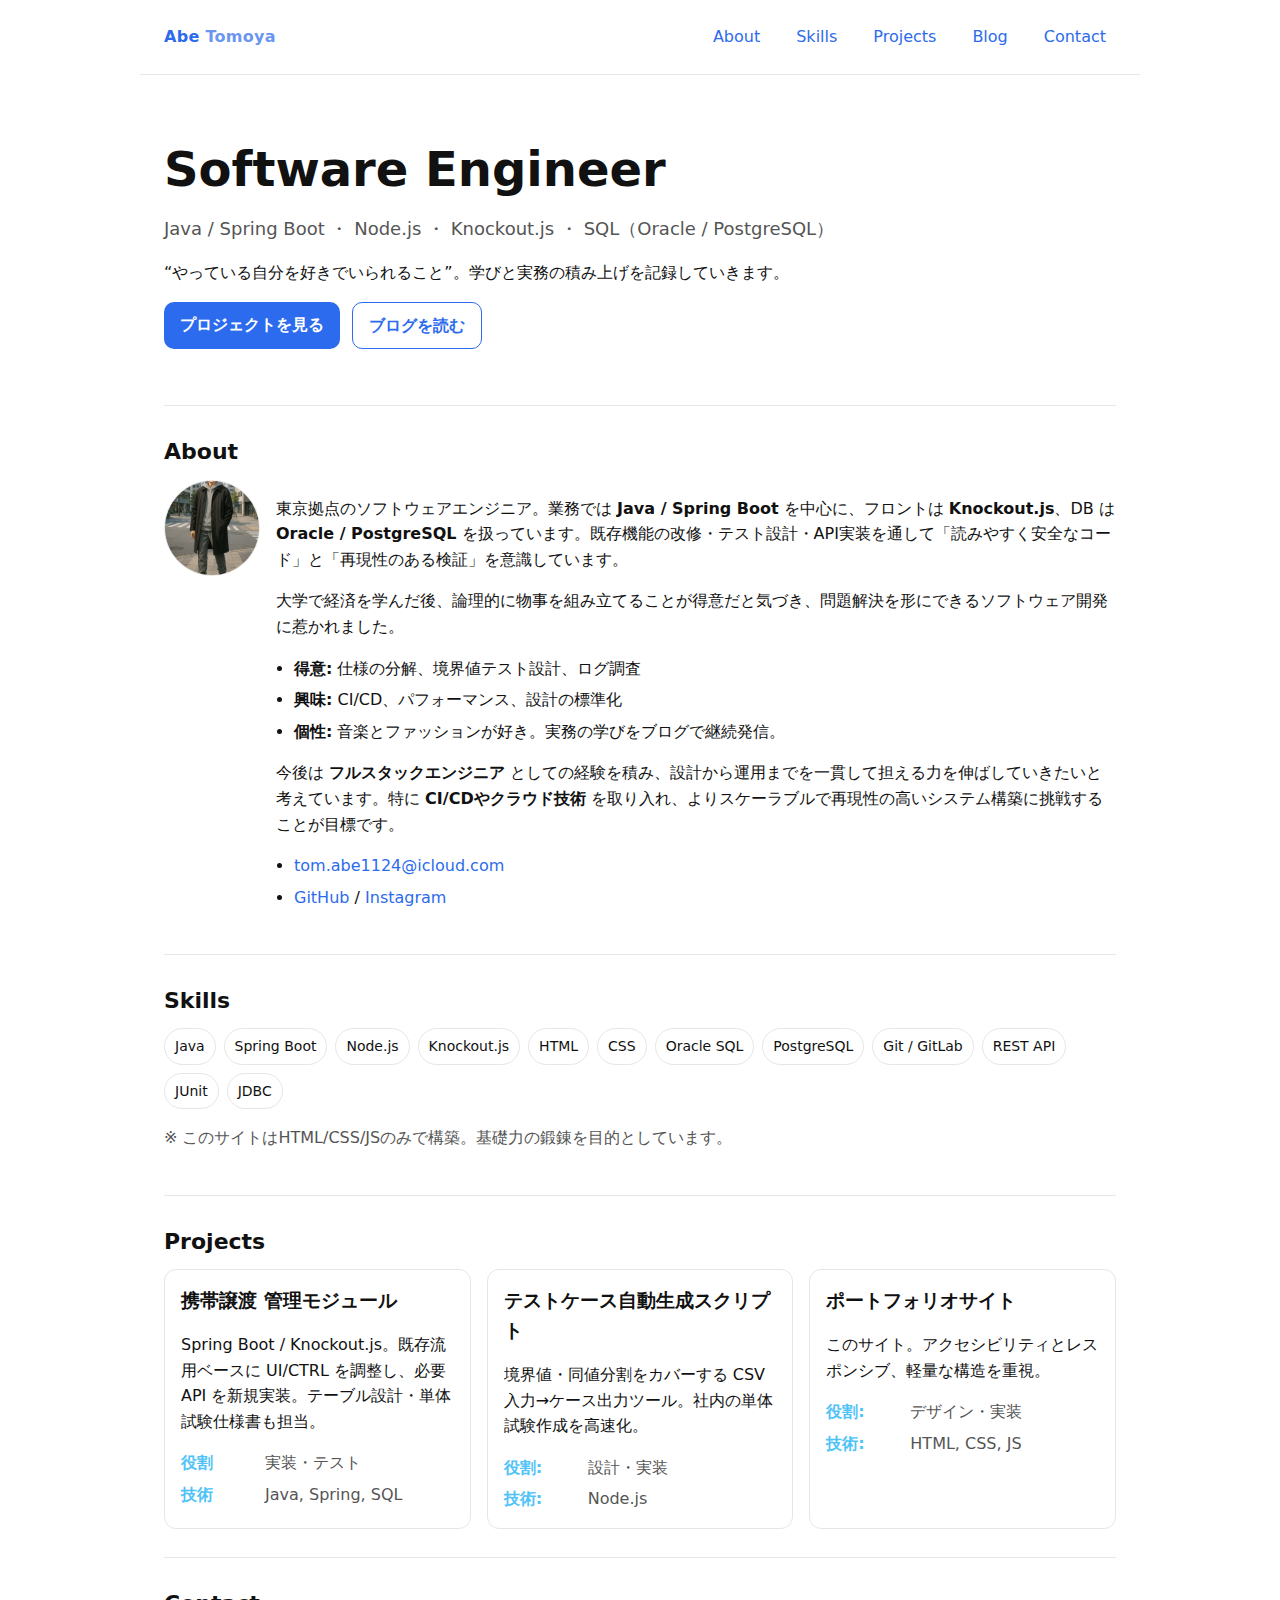
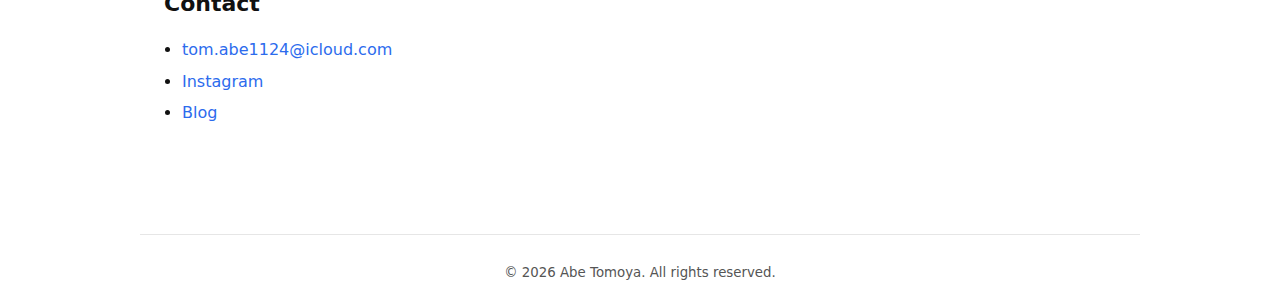
<file: index.html>
<!doctype html>
<html lang="ja">
<!doctype html>
<html lang="ja">
<head>
  <meta charset="utf-8">
  <meta name="viewport" content="width=device-width, initial-scale=1">
  <title>阿部 倫也 | Software Engineer</title>
  <meta name="description" content="東京を拠点に活動するソフトウェアエンジニア。Java/Spring, Node.js, Oracle/PostgreSQL。">
  <meta name="author" content="阿部 倫也">

  <meta property="og:title" content="阿部 倫也 | Software Engineer">
  <meta property="og:description" content="名刺代わりのシンプルなポートフォリオサイト。学びと実務の記録。">
  <meta property="og:type" content="website">
  <meta property="og:url" content="https://tomoya-1124.github.io/">
  <meta property="og:image" content="https://tomoya-1124.github.io/assets/og-img.png">

  <link rel="icon" href="assets/favicon.ico">
  <link rel="stylesheet" href="styles.css">

  <!-- ▼ ここから追加（PWA & Security & Performance） -->
  <link rel="manifest" href="/site.webmanifest">
  <meta name="theme-color" content="#0ea5e9">

  <meta http-equiv="Content-Security-Policy-Report-Only"
    content="default-src 'self';
             script-src 'self';
             style-src 'self' 'unsafe-inline';
             img-src 'self' data:;
             font-src 'self';
             connect-src 'self';
             object-src 'none';
             frame-ancestors 'none';
             base-uri 'self';
             upgrade-insecure-requests">

  <meta name="referrer" content="no-referrer">

  <link rel="preload" href="/styles.css" as="style">
  <link rel="preload" href="/script.js" as="script">
  <!-- ▲ ここまで -->
</head>

<body>
  <header class="site-header">
    <a class="brand" href="./">Abe <span class="accent">Tomoya</span></a>
    <nav id="nav" class="site-nav" aria-label="メイン">
      <a href="#about">About</a>
      <a href="#skills">Skills</a>
      <a href="#projects">Projects</a>
      <a href="blog/">Blog</a>
      <a href="#contact">Contact</a>
    </nav>
    <button class="nav-toggle" aria-controls="nav" aria-expanded="false" onclick="toggleNav()">Menu</button>
  </header>

  <main>
    <section class="hero">
      <h1>Software Engineer</h1>
      <p class="lead">Java / Spring Boot ・ Node.js ・ Knockout.js ・ SQL（Oracle / PostgreSQL）</p>
      <p>“やっている自分を好きでいられること”。学びと実務の積み上げを記録していきます。</p>
      <div class="cta">
        <a class="btn" href="#projects">プロジェクトを見る</a>
        <a class="btn ghost" href="blog/">ブログを読む</a>
      </div>
    </section>

    <section id="about" class="section">
      <h2>About</h2>
      <div class="about-wrap">
        <img src="assets/profile.png" alt="プロフィール画像" class="avatar" />
        <div>
          <p>東京拠点のソフトウェアエンジニア。業務では <strong>Java / Spring Boot</strong> を中心に、フロントは <strong>Knockout.js</strong>、DB は <strong>Oracle / PostgreSQL</strong> を扱っています。既存機能の改修・テスト設計・API実装を通して「読みやすく安全なコード」と「再現性のある検証」を意識しています。</p>
    
          <p>大学で経済を学んだ後、論理的に物事を組み立てることが得意だと気づき、問題解決を形にできるソフトウェア開発に惹かれました。</p>
    
          <ul class="bullets">
            <li><strong>得意:</strong> 仕様の分解、境界値テスト設計、ログ調査</li>
            <li><strong>興味:</strong> CI/CD、パフォーマンス、設計の標準化</li>
            <li><strong>個性:</strong> 音楽とファッションが好き。実務の学びをブログで継続発信。</li>
          </ul>
    
          <p>今後は <strong>フルスタックエンジニア</strong> としての経験を積み、設計から運用までを一貫して担える力を伸ばしていきたいと考えています。特に <strong>CI/CDやクラウド技術</strong> を取り入れ、よりスケーラブルで再現性の高いシステム構築に挑戦することが目標です。</p>
    
          <ul class="links">
            <li><a href="mailto:tom.abe1124@icloud.com">tom.abe1124@icloud.com</a></li>
            <li><a href="https://github.com/tomoya-1124" target="_blank" rel="noopener">GitHub</a> /
                <a href="https://www.instagram.com/r_of_the_moon/" target="_blank" rel="noopener">Instagram</a></li>
          </ul>
        </div>
      </div>
    </section>
    
    

    <section id="skills" class="section">
      <h2>Skills</h2>
      <div class="chips">
        <span>Java</span><span>Spring Boot</span><span>Node.js</span><span>Knockout.js</span>
        <span>HTML</span><span>CSS</span><span>Oracle SQL</span><span>PostgreSQL</span>
        <span>Git / GitLab</span><span>REST API</span><span>JUnit</span><span>JDBC</span>
      </div>
      <p class="note">※ このサイトはHTML/CSS/JSのみで構築。基礎力の鍛錬を目的としています。</p>
    </section>

    <section id="projects" class="section">
      <h2>Projects</h2>
      <div class="grid">
        <article class="card">
          <h3>携帯譲渡 管理モジュール</h3>
          <p>Spring Boot / Knockout.js。既存流用ベースに UI/CTRL を調整し、必要 API を新規実装。テーブル設計・単体試験仕様書も担当。</p>
          <ul class="meta">
            <li><strong>役割</strong><span>実装・テスト</span></li>
            <li><strong>技術</strong><span>Java, Spring, SQL</span></li>
          </ul>
          
        </article>
        <article class="card">
          <h3>テストケース自動生成スクリプト</h3>
          <p>境界値・同値分割をカバーする CSV 入力→ケース出力ツール。社内の単体試験作成を高速化。</p>
          <ul class="meta">
            <li><strong>役割:</strong><span>設計・実装</span></li>
            <li><strong>技術:</strong><span>Node.js</span></li>
          </ul>
        </article>
        <article class="card">
          <h3>ポートフォリオサイト</h3>
          <p>このサイト。アクセシビリティとレスポンシブ、軽量な構造を重視。</p>
          <ul class="meta">
            <li><strong>役割:</strong> <span>デザイン・実装</span></li>
            <li><strong>技術:</strong><span>HTML, CSS, JS</span></li>
          </ul>
        </article>
       
        
      </div>
    </section>

    <section id="contact" class="section">
      <h2>Contact</h2>
      <ul class="links">
        <li><a href="mailto:tom.abe1124@icloud.com">tom.abe1124@icloud.com</a></li>
        <li><!--<a href="https://x.com/" target="_blank" rel="noopener">X</a> /--> <a href="https://www.instagram.com/r_of_the_moon/" target="_blank" rel="noopener">Instagram</a></li>
        <li><a href="blog/">Blog</a></li>
      </ul>
    </section>
  </main>

  <footer class="site-footer">
    <small>&copy; <span id="year"></span> Abe Tomoya. All rights reserved.</small>
  </footer>

  <script src="script.js"></script>
</body>
</html>
</file>
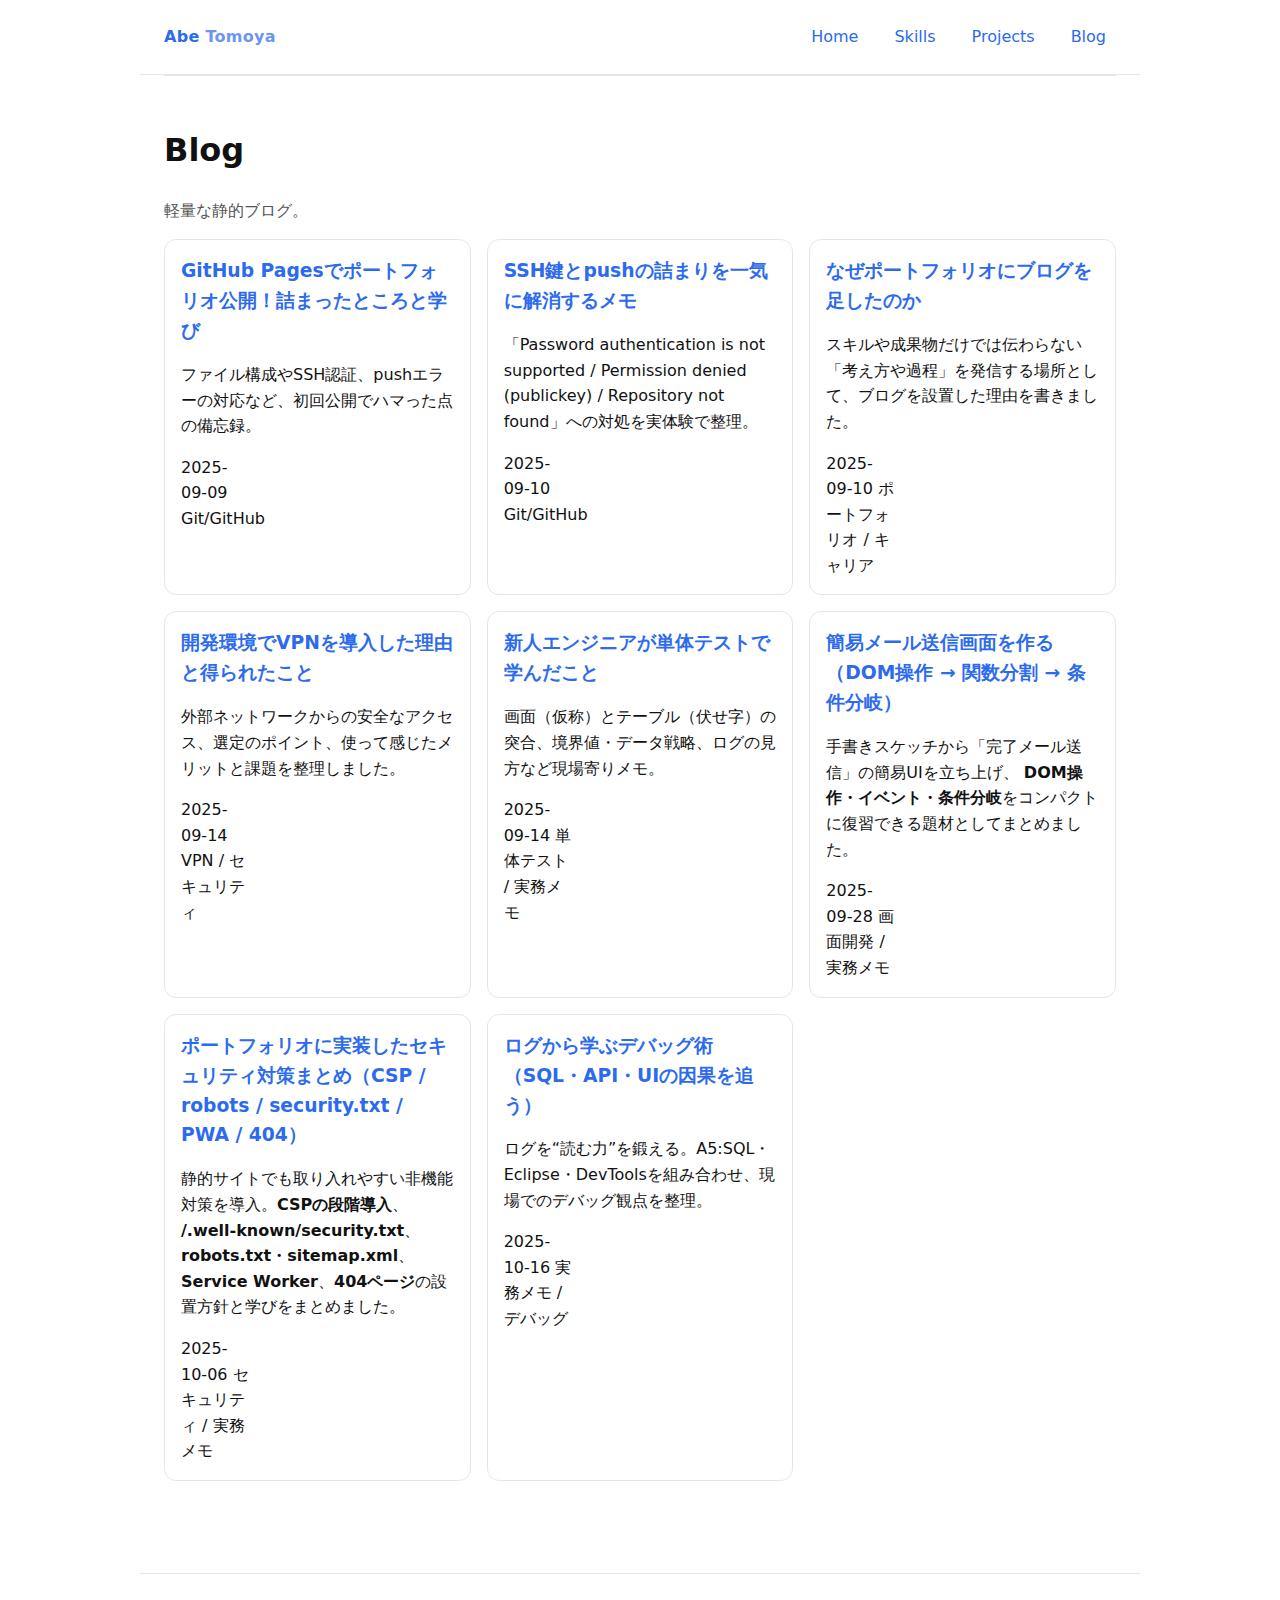
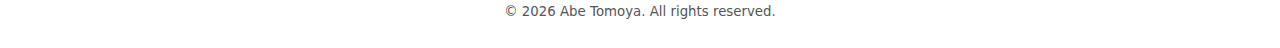
<file: blog/index.html>
<!doctype html>
<html lang="ja">
<head>
  <meta charset="utf-8">
  <meta name="viewport" content="width=device-width, initial-scale=1">
  <title>Blog | Abe Tomoya</title>
  <meta name="description" content="学びの記録や技術メモを残すブログ。">
  <link rel="icon" href="../assets/favicon.ico">
  <link rel="stylesheet" href="../styles.css">
</head>
<body>
  <header class="site-header">
    <a class="brand" href="/">Abe <span class="accent">Tomoya</span></a>
    <nav id="nav" class="site-nav" aria-label="メイン">
      <a href="./">Home</a>
      <a href="/#skills">Skills</a>
      <a href="/#projects">Projects</a>
      <a href="blog/">Blog</a>
    </nav>
    <button class="nav-toggle" aria-controls="nav" aria-expanded="false" onclick="toggleNav()">Menu</button>
  </header>

  <main>
    <section class="section">
      <h1>Blog</h1>
      <p class="note">軽量な静的ブログ。<!--新規記事は <code>/posts/</code> に HTML で追加し、ここにリンクを足すだけ。--></p>
      <div class="grid">
        <article class="card">
          <h3>
            <a href="../posts/first-post.html">
              GitHub Pagesでポートフォリオ公開！詰まったところと学び
            </a>
          </h3>
          <p>
            ファイル構成やSSH認証、pushエラーの対応など、初回公開でハマった点の備忘録。
          </p>
          <ul class="meta">
            <li>2025-09-09</li>
            <li>Git/GitHub</li>
          </ul>
        </article>
        <article class="card">
          <h3>
            <a href="../posts/ssh-troubleshoot.html">
              SSH鍵とpushの詰まりを一気に解消するメモ
            </a>
          </h3>
          <p>「Password authentication is not supported / Permission denied (publickey) / Repository not found」への対処を実体験で整理。</p>
          <ul class="meta">
            <li>2025-09-10</li>
            <li>Git/GitHub</li>
          </ul>
        </article>
        <article class="card">
          <h3>
            <a href="../posts/why-add-blog.html">
              なぜポートフォリオにブログを足したのか
            </a>
          </h3>
          <p>スキルや成果物だけでは伝わらない「考え方や過程」を発信する場所として、ブログを設置した理由を書きました。</p>
          <ul class="meta">
            <li>2025-09-10</li>
            <li>ポートフォリオ / キャリア</li>
          </ul>
        </article>
        <article class="card">
          <h3>
            <a href="../posts/vpn-intro.html">
              開発環境でVPNを導入した理由と得られたこと
            </a>
          </h3>
          <p>外部ネットワークからの安全なアクセス、選定のポイント、使って感じたメリットと課題を整理しました。</p>
          <ul class="meta">
            <li>2025-09-14</li>
            <li>VPN / セキュリティ</li>
          </ul>
        </article>
        <article class="card">
          <h3>
            <a href="../posts/unit-test-memo.html">
              新人エンジニアが単体テストで学んだこと
            </a>
          </h3>
          <p>画面（仮称）とテーブル（伏せ字）の突合、境界値・データ戦略、ログの見方など現場寄りメモ。</p>
          <ul class="meta">
            <li>2025-09-14</li>
            <li>単体テスト / 実務メモ</li>
          </ul>
        </article>
       
        <article class="card">
          <h3>
            <a href="../posts/mail-compose-ui.html">
              簡易メール送信画面を作る（DOM操作 → 関数分割 → 条件分岐）
            </a>
          </h3>
          <p>
            手書きスケッチから「完了メール送信」の簡易UIを立ち上げ、
            <strong>DOM操作・イベント・条件分岐</strong>をコンパクトに復習できる題材としてまとめました。
          </p>
          <ul class="meta">
            <li>2025-09-28</li>
            <li>画面開発 / 実務メモ</li>
          </ul>
        </article>
        
        <article class="card">
          <h3>
            <a href="../posts/security-update.html">
              ポートフォリオに実装したセキュリティ対策まとめ（CSP / robots / security.txt / PWA / 404）
            </a>
          </h3>
          <p>
            静的サイトでも取り入れやすい非機能対策を導入。<strong>CSPの段階導入</strong>、
            <strong>/.well-known/security.txt</strong>、<strong>robots.txt・sitemap.xml</strong>、
            <strong>Service Worker</strong>、<strong>404ページ</strong>の設置方針と学びをまとめました。
          </p>
          <ul class="meta">
            <li>2025-10-06</li>
            <li>セキュリティ / 実務メモ</li>
          </ul>
        </article>
        
        <article class="card">
          <h3><a href="../posts/debug-log-memo.html">ログから学ぶデバッグ術（SQL・API・UIの因果を追う）</a></h3>
          <p>ログを“読む力”を鍛える。A5:SQL・Eclipse・DevToolsを組み合わせ、現場でのデバッグ観点を整理。</p>
          <ul class="meta">
            <li>2025-10-16</li>
            <li>実務メモ / デバッグ</li>
          </ul>
        </article>
        
      </div>
    </section>
  </main>

  <footer class="site-footer">
    <small>&copy; <span id="year"></span> Abe Tomoya. All rights reserved.</small>
  </footer>
  <script src="../script.js"></script>
</body>
</html>
</file>
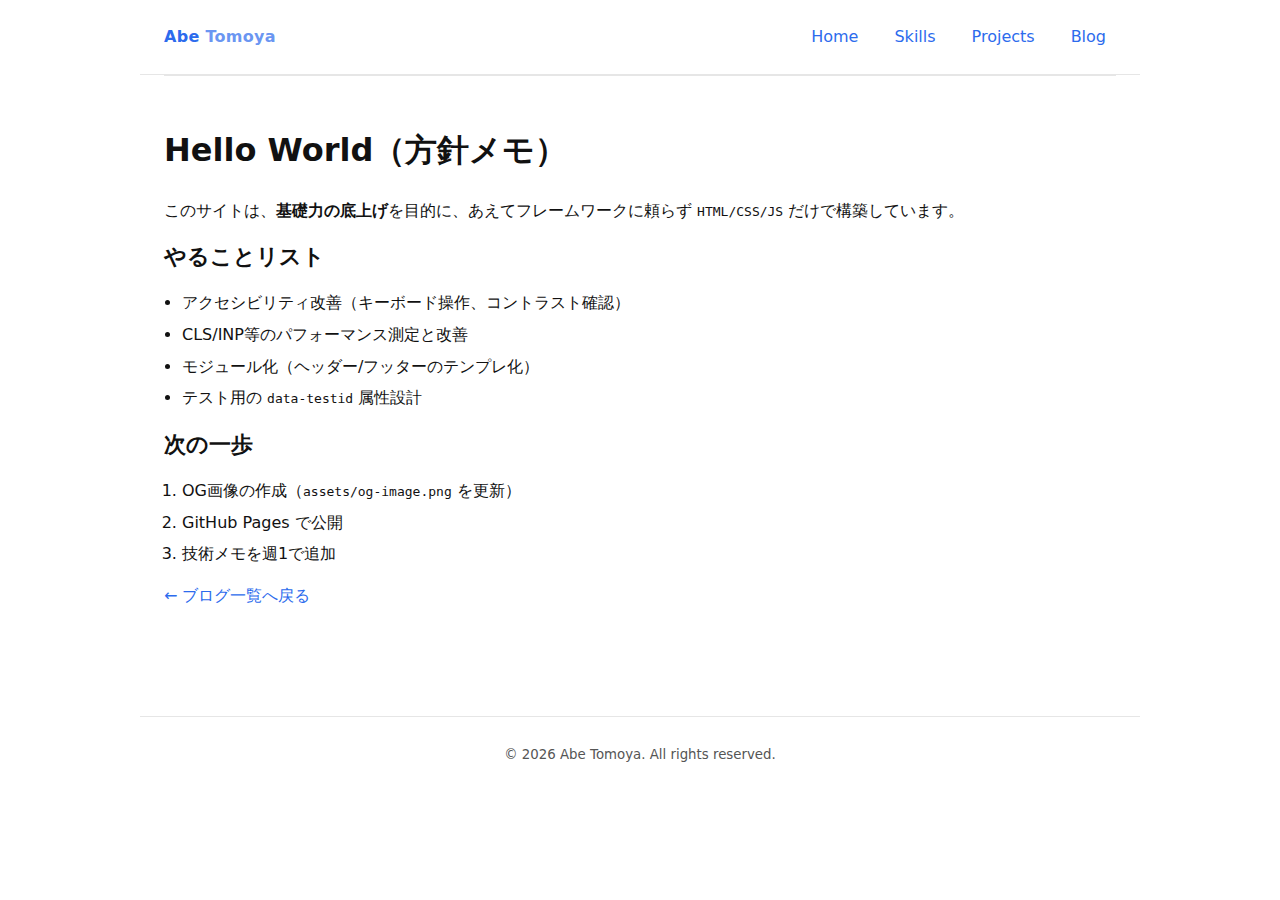
<file: hello-world.html>
<!doctype html>
<html lang="ja">
<head>
  <meta charset="utf-8">
  <meta name="viewport" content="width=device-width, initial-scale=1">
  <title>Hello World（方針メモ）</title>
  <link rel="icon" href="../assets/favicon.ico">
  <link rel="stylesheet" href="../styles.css">
</head>
<body>
  <header class="site-header">
    <a class="brand" href="/">Abe <span class="accent">Tomoya</span></a>
    <nav id="nav" class="site-nav" aria-label="メイン">
      <a href="./">Home</a>
      <a href="/#skills">Skills</a>
      <a href="/#projects">Projects</a>
      <a href="blog/">Blog</a>
    </nav>
    <button class="nav-toggle" aria-controls="nav" aria-expanded="false" onclick="toggleNav()">Menu</button>
  </header>

  <main>
    <article class="section">
      <h1>Hello World（方針メモ）</h1>
      <p>このサイトは、<strong>基礎力の底上げ</strong>を目的に、あえてフレームワークに頼らず <code>HTML/CSS/JS</code> だけで構築しています。</p>
      <h2>やることリスト</h2>
      <ul class="bullets">
        <li>アクセシビリティ改善（キーボード操作、コントラスト確認）</li>
        <li>CLS/INP等のパフォーマンス測定と改善</li>
        <li>モジュール化（ヘッダー/フッターのテンプレ化）</li>
        <li>テスト用の <code>data-testid</code> 属性設計</li>
      </ul>
      <h2>次の一歩</h2>
      <ol class="bullets">
        <li>OG画像の作成（<code>assets/og-image.png</code> を更新）</li>
        <li>GitHub Pages で公開</li>
        <li>技術メモを週1で追加</li>
      </ol>
      <p><a href="../blog/">← ブログ一覧へ戻る</a></p>
    </article>
  </main>

  <footer class="site-footer">
    <small>&copy; <span id="year"></span> Abe Tomoya. All rights reserved.</small>
  </footer>
  <script src="../script.js"></script>
</body>
</html>
</file>
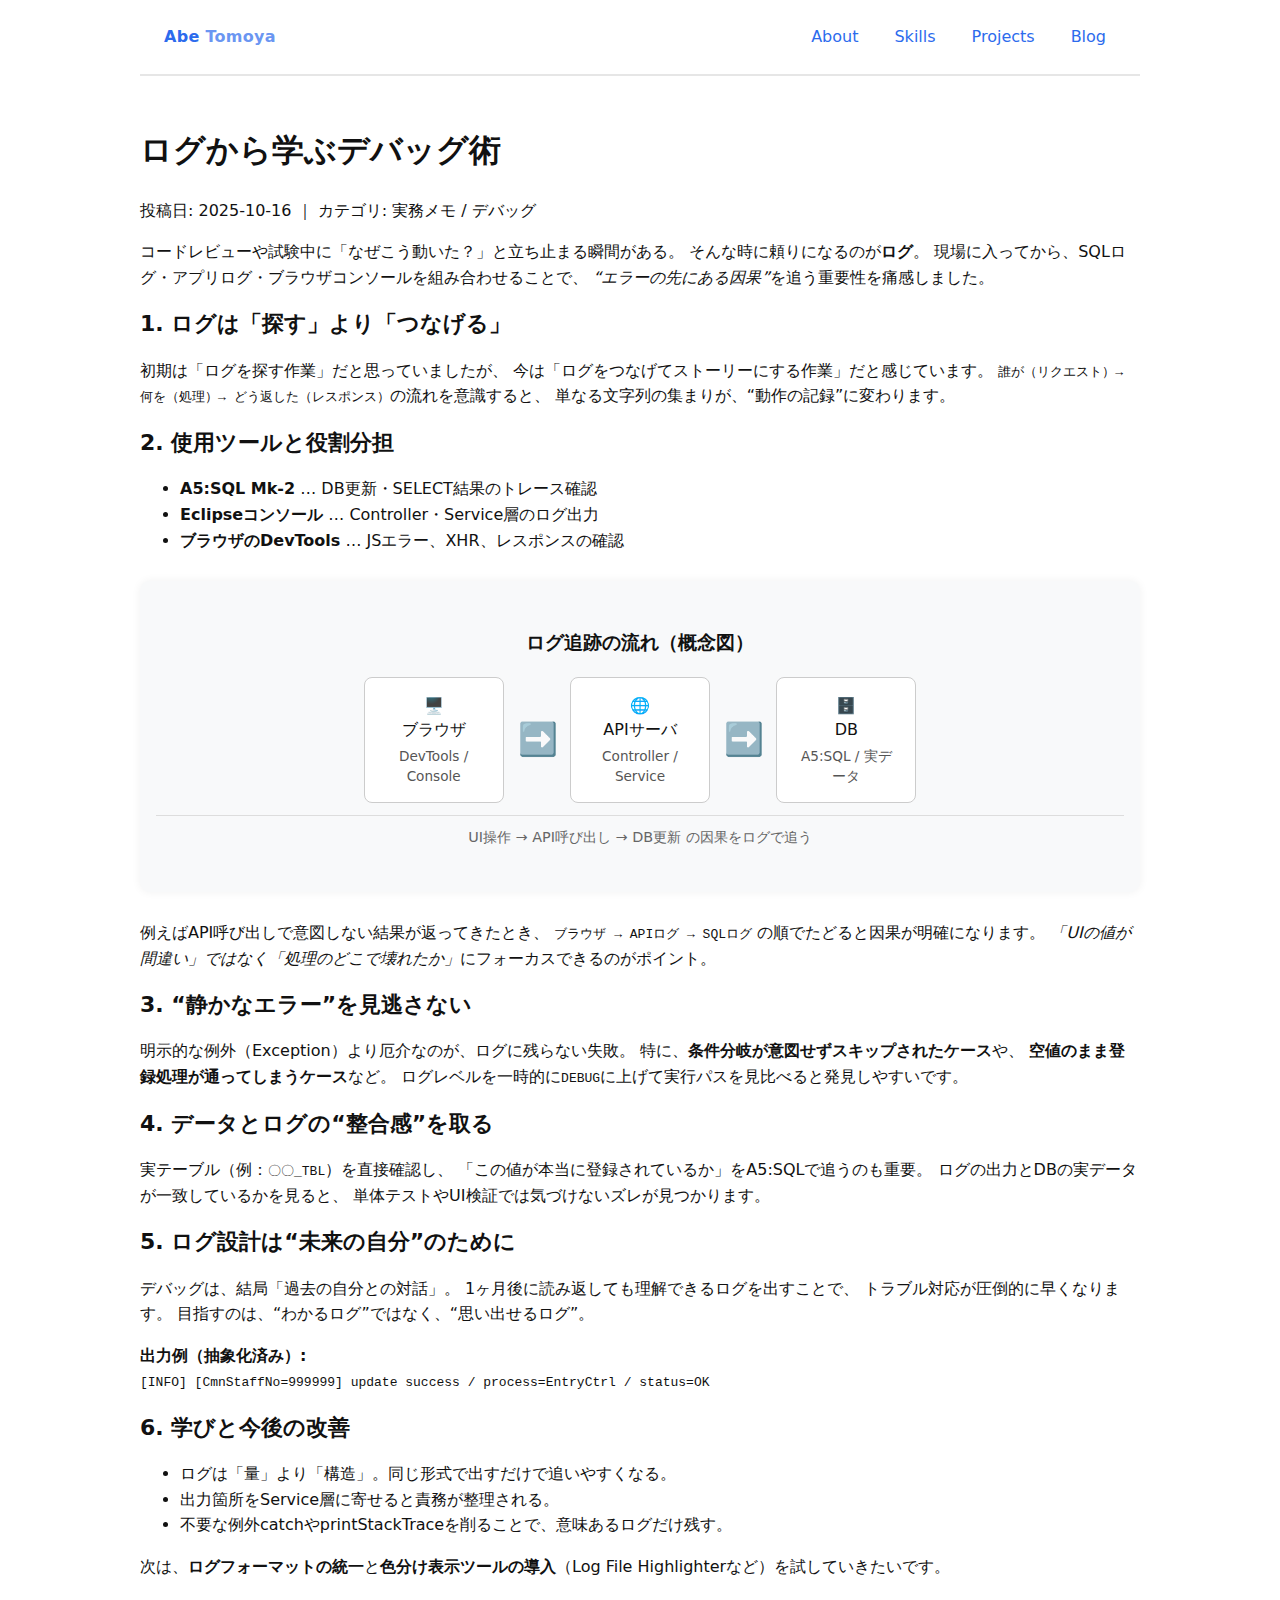
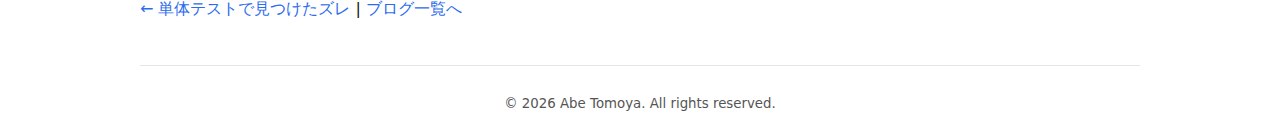
<file: posts/debug-log-memo.html>
<!doctype html>
<html lang="ja">
<head>
  <meta charset="utf-8">
  <meta name="viewport" content="width=device-width, initial-scale=1">
  <title>ログから学ぶデバッグ術 | Abe Tomoya</title>
  <meta name="description" content="現場で学んだ、ログを“読む力”の磨き方。SQLログ、サーバログ、ブラウザコンソールを組み合わせたデバッグ手法のメモ。">
  <meta name="author" content="阿部 倫也">
  <meta property="og:title" content="ログから学ぶデバッグ術">
  <meta property="og:description" content="現場で学んだ、ログを“読む力”の磨き方。SQLログ、サーバログ、ブラウザコンソールを組み合わせたデバッグ手法のメモ。">
  <meta property="og:type" content="article">
  <meta property="og:image" content="https://tomoya-1124.github.io/assets/og-img2.png">
  <link rel="icon" href="../assets/favicon.ico">
  <link rel="stylesheet" href="../styles.css">
</head>
<body>
<header class="site-header">
  <a class="brand" href="../">Abe <span class="accent">Tomoya</span></a>
  <nav id="nav" class="site-nav" aria-label="メイン">
    <a href="../#about">About</a>
    <a href="../#skills">Skills</a>
    <a href="../#projects">Projects</a>
    <a href="../blog/">Blog</a>
  </nav>
  <button class="nav-toggle" aria-controls="nav" aria-expanded="false" onclick="toggleNav()">Menu</button>
</header>

<main class="section">
  <h1>ログから学ぶデバッグ術</h1>
  <p class="meta">
    投稿日: <time datetime="2025-10-16">2025-10-16</time> ｜ カテゴリ: 実務メモ / デバッグ
  </p>

  <p>
    コードレビューや試験中に「なぜこう動いた？」と立ち止まる瞬間がある。  
    そんな時に頼りになるのが<strong>ログ</strong>。  
    現場に入ってから、SQLログ・アプリログ・ブラウザコンソールを組み合わせることで、
    <em>“エラーの先にある因果”</em>を追う重要性を痛感しました。
  </p>

  <h2>1. ログは「探す」より「つなげる」</h2>
  <p>
    初期は「ログを探す作業」だと思っていましたが、  
    今は「ログをつなげてストーリーにする作業」だと感じています。  
    <code>誰が（リクエスト）→ 何を（処理）→ どう返した（レスポンス）</code>の流れを意識すると、
    単なる文字列の集まりが、“動作の記録”に変わります。
  </p>

  <h2>2. 使用ツールと役割分担</h2>
  <ul>
    <li><strong>A5:SQL Mk-2</strong> … DB更新・SELECT結果のトレース確認</li>
    <li><strong>Eclipseコンソール</strong> … Controller・Service層のログ出力</li>
    <li><strong>ブラウザのDevTools</strong> … JSエラー、XHR、レスポンスの確認</li>
  </ul>
  <div class="log-flow-diagram">
    <h3>ログ追跡の流れ（概念図）</h3>
    <div class="flow-container">
      <div class="flow-item">🖥️<br>ブラウザ<br><small>DevTools / Console</small></div>
      <div class="arrow">➡️</div>
      <div class="flow-item">🌐<br>APIサーバ<br><small>Controller / Service</small></div>
      <div class="arrow">➡️</div>
      <div class="flow-item">🗄️<br>DB<br><small>A5:SQL / 実データ</small></div>
    </div>
    <p class="caption">UI操作 → API呼び出し → DB更新 の因果をログで追う</p>
  </div>
  
  <p>
    例えばAPI呼び出しで意図しない結果が返ってきたとき、  
    <code>ブラウザ → APIログ → SQLログ</code> の順でたどると因果が明確になります。  
    <em>「UIの値が間違い」ではなく「処理のどこで壊れたか」</em>にフォーカスできるのがポイント。
  </p>

  <h2>3. “静かなエラー”を見逃さない</h2>
  <p>
    明示的な例外（Exception）より厄介なのが、ログに残らない失敗。  
    特に、<strong>条件分岐が意図せずスキップされたケース</strong>や、  
    <strong>空値のまま登録処理が通ってしまうケース</strong>など。  
    ログレベルを一時的に<code>DEBUG</code>に上げて実行パスを見比べると発見しやすいです。
  </p>

  <h2>4. データとログの“整合感”を取る</h2>
  <p>
    実テーブル（例：<code>〇〇_TBL</code>）を直接確認し、  
    「この値が本当に登録されているか」をA5:SQLで追うのも重要。  
    ログの出力とDBの実データが一致しているかを見ると、  
    単体テストやUI検証では気づけないズレが見つかります。
  </p>

  <h2>5. ログ設計は“未来の自分”のために</h2>
  <p>
    デバッグは、結局「過去の自分との対話」。  
    1ヶ月後に読み返しても理解できるログを出すことで、  
    トラブル対応が圧倒的に早くなります。  
    目指すのは、“わかるログ”ではなく、“思い出せるログ”。
  </p>

  <p>
    <strong>出力例（抽象化済み）:</strong><br>
    <code>[INFO] [CmnStaffNo=999999] update success / process=EntryCtrl / status=OK</code>
  </p>

  <h2>6. 学びと今後の改善</h2>
  <ul>
    <li>ログは「量」より「構造」。同じ形式で出すだけで追いやすくなる。</li>
    <li>出力箇所をService層に寄せると責務が整理される。</li>
    <li>不要な例外catchやprintStackTraceを削ることで、意味あるログだけ残す。</li>
  </ul>

  <p>
    次は、<strong>ログフォーマットの統一</strong>と<strong>色分け表示ツールの導入</strong>（Log File Highlighterなど）を試していきたいです。
  </p>

  <p>
    <a href="./unit-test-memo.html">← 単体テストで見つけたズレ</a> |
    <a href="../blog/">ブログ一覧へ</a>
  </p>
</main>

<footer class="site-footer">
  <small>&copy; <span id="year"></span> Abe Tomoya. All rights reserved.</small>
</footer>

<script src="../script.js"></script>
</body>
</html>
</file>
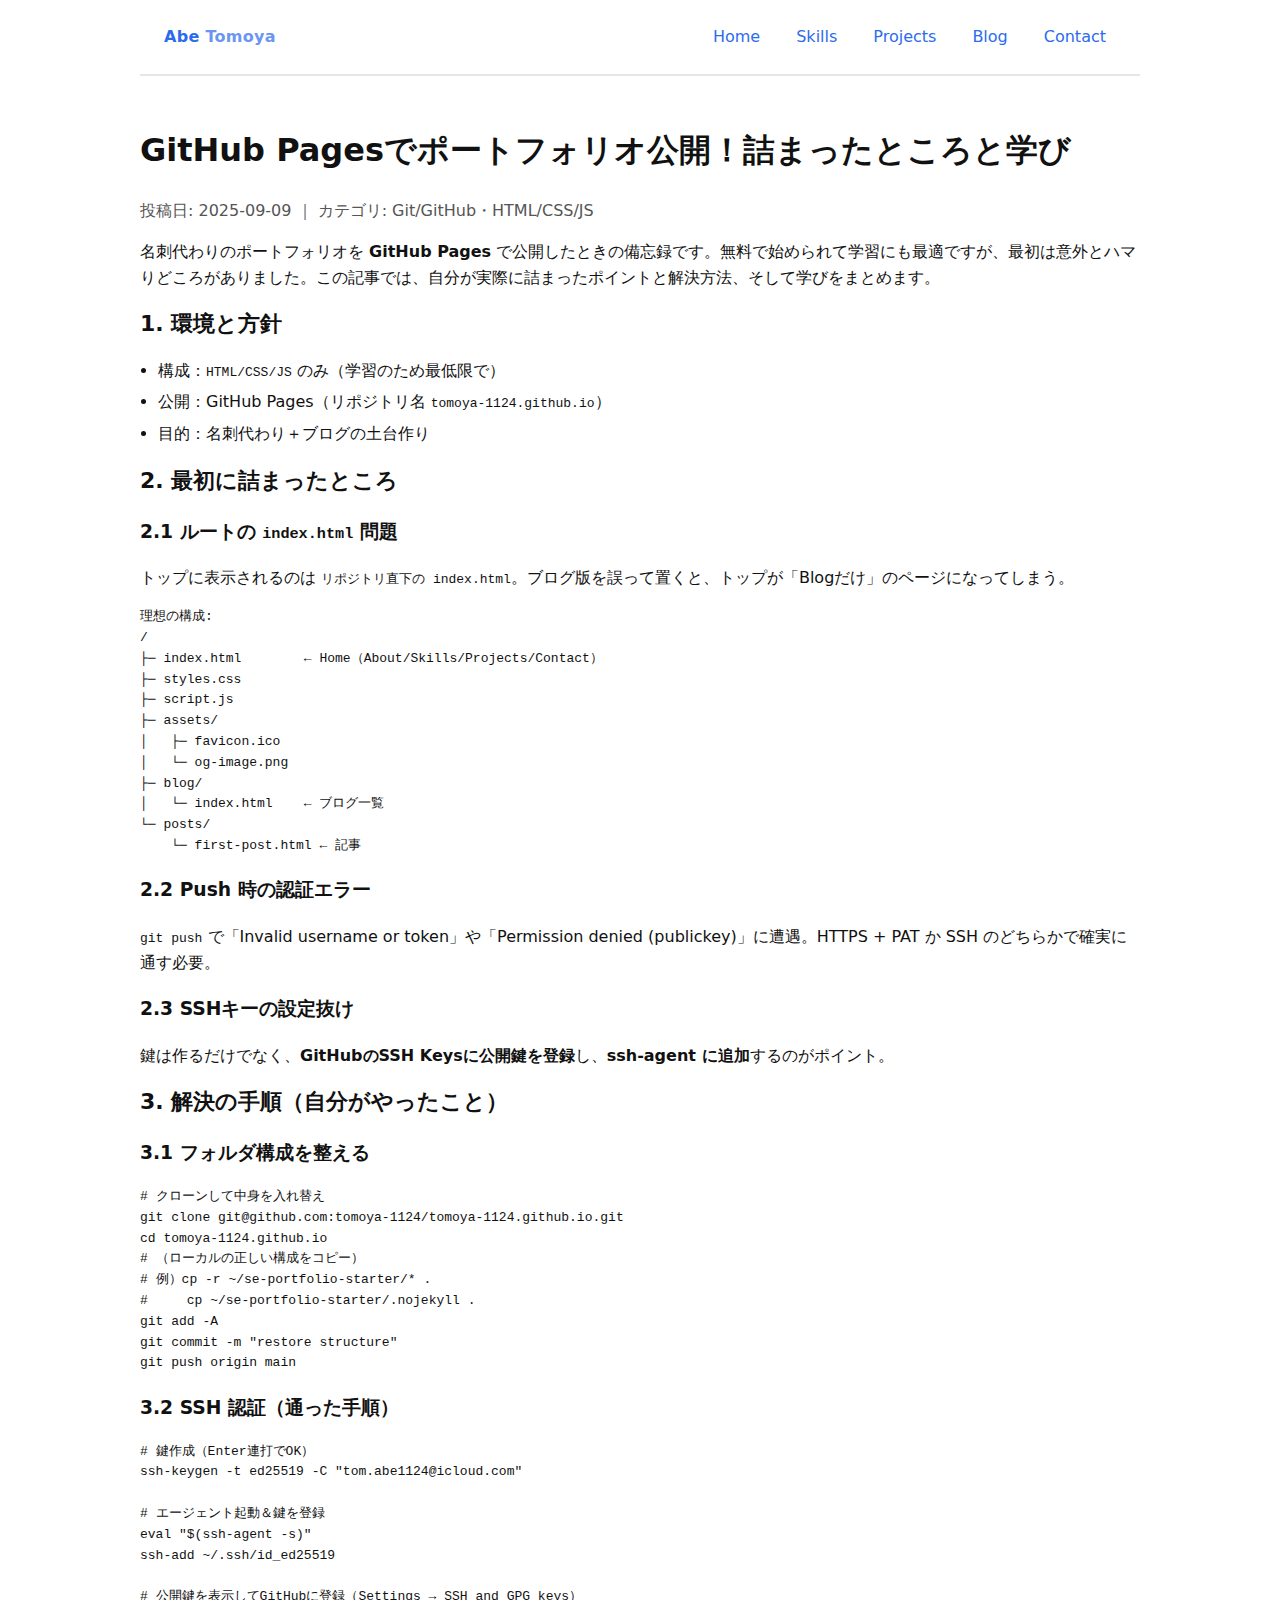
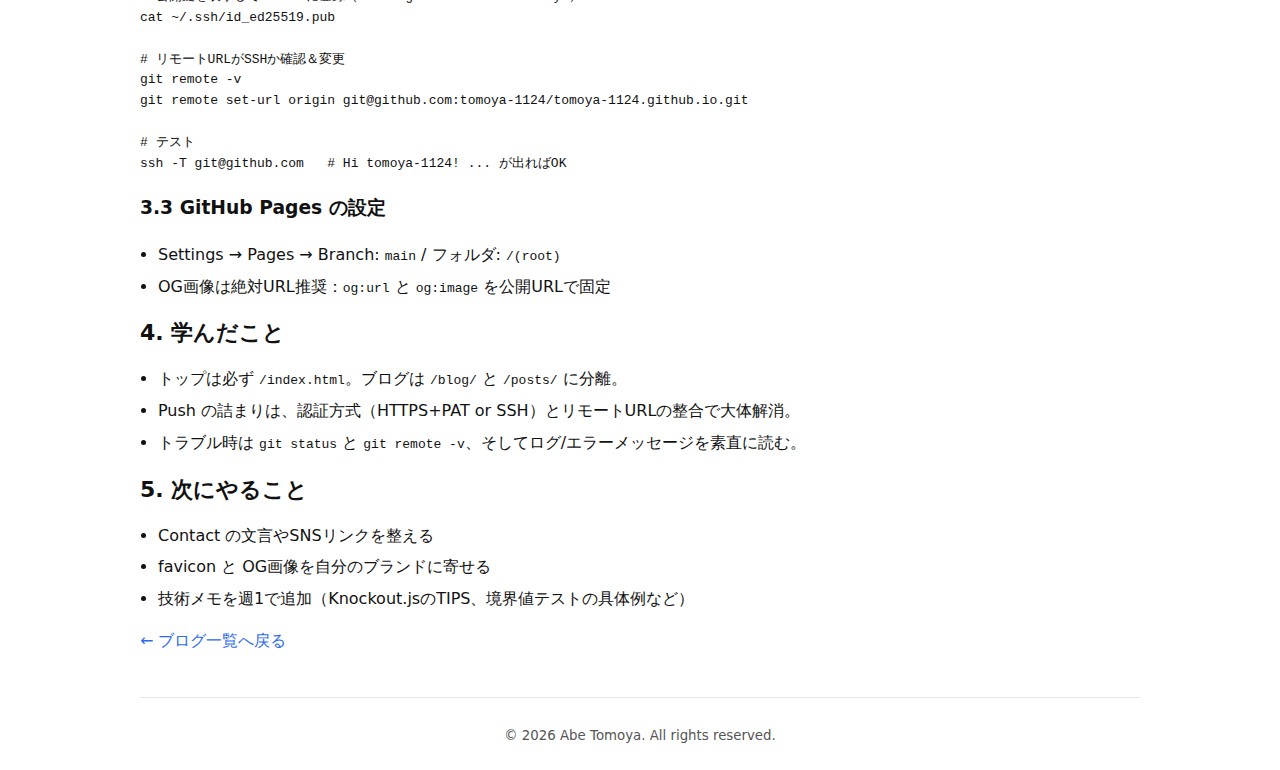
<file: posts/first-post.html>
<!DOCTYPE html>
<html lang="ja">
<head>
  <meta charset="UTF-8" />
  <meta name="viewport" content="width=device-width, initial-scale=1.0"/>
  <title>GitHub Pagesでポートフォリオ公開！詰まったところと学び | Abe Tomoya Blog</title>
  <meta name="description" content="GitHub Pagesでポートフォリオを公開するまでにハマった箇所と解決方法の備忘録。ファイル構成、SSH認証、Push時のエラー対処など。"/>
  <link rel="icon" href="../assets/favicon.ico"/>
  <link rel="stylesheet" href="../styles.css"/>
</head>
<body>
  <header class="site-header">
    <a class="brand" href="../">Abe <span class="accent">Tomoya</span></a>
    <nav class="site-nav">
      <a href="../">Home</a>
      <a href="../#skills">Skills</a>
      <a href="../#projects">Projects</a>
      <a href="../blog/">Blog</a>
      <a href="../#contact">Contact</a>
    </nav>
    <button class="nav-toggle" aria-controls="nav" aria-expanded="false" onclick="toggleNav()">Menu</button>
  </header>

  <main class="section">
    <article>
      <h1>GitHub Pagesでポートフォリオ公開！詰まったところと学び</h1>
      <p class="note">投稿日: 2025-09-09 ｜ カテゴリ: Git/GitHub・HTML/CSS/JS</p>

      <p>名刺代わりのポートフォリオを <strong>GitHub Pages</strong> で公開したときの備忘録です。無料で始められて学習にも最適ですが、最初は意外とハマりどころがありました。この記事では、自分が実際に詰まったポイントと解決方法、そして学びをまとめます。</p>

      <h2>1. 環境と方針</h2>
      <ul class="bullets">
        <li>構成：<code>HTML/CSS/JS</code> のみ（学習のため最低限で）</li>
        <li>公開：GitHub Pages（リポジトリ名 <code>tomoya-1124.github.io</code>）</li>
        <li>目的：名刺代わり＋ブログの土台作り</li>
      </ul>

      <h2>2. 最初に詰まったところ</h2>
      <h3>2.1 ルートの <code>index.html</code> 問題</h3>
      <p>トップに表示されるのは <code>リポジトリ直下の index.html</code>。ブログ版を誤って置くと、トップが「Blogだけ」のページになってしまう。</p>
      <pre><code>理想の構成:
/
├─ index.html        ← Home（About/Skills/Projects/Contact）
├─ styles.css
├─ script.js
├─ assets/
│   ├─ favicon.ico
│   └─ og-image.png
├─ blog/
│   └─ index.html    ← ブログ一覧
└─ posts/
    └─ first-post.html ← 記事
</code></pre>

      <h3>2.2 Push 時の認証エラー</h3>
      <p><code>git push</code> で「Invalid username or token」や「Permission denied (publickey)」に遭遇。HTTPS + PAT か SSH のどちらかで確実に通す必要。</p>

      <h3>2.3 SSHキーの設定抜け</h3>
      <p>鍵は作るだけでなく、<strong>GitHubのSSH Keysに公開鍵を登録</strong>し、<strong>ssh-agent に追加</strong>するのがポイント。</p>

      <h2>3. 解決の手順（自分がやったこと）</h2>
      <h3>3.1 フォルダ構成を整える</h3>
      <pre><code class="language-bash"># クローンして中身を入れ替え
git clone git@github.com:tomoya-1124/tomoya-1124.github.io.git
cd tomoya-1124.github.io
# （ローカルの正しい構成をコピー）
# 例）cp -r ~/se-portfolio-starter/* .
#     cp ~/se-portfolio-starter/.nojekyll .
git add -A
git commit -m "restore structure"
git push origin main
</code></pre>

      <h3>3.2 SSH 認証（通った手順）</h3>
      <pre><code class="language-bash"># 鍵作成（Enter連打でOK）
ssh-keygen -t ed25519 -C "tom.abe1124@icloud.com"

# エージェント起動＆鍵を登録
eval "$(ssh-agent -s)"
ssh-add ~/.ssh/id_ed25519

# 公開鍵を表示してGitHubに登録（Settings → SSH and GPG keys）
cat ~/.ssh/id_ed25519.pub

# リモートURLがSSHか確認＆変更
git remote -v
git remote set-url origin git@github.com:tomoya-1124/tomoya-1124.github.io.git

# テスト
ssh -T git@github.com   # Hi tomoya-1124! ... が出ればOK
</code></pre>

      <h3>3.3 GitHub Pages の設定</h3>
      <ul class="bullets">
        <li>Settings → Pages → Branch: <code>main</code> / フォルダ: <code>/(root)</code></li>
        <li>OG画像は絶対URL推奨：<code>og:url</code> と <code>og:image</code> を公開URLで固定</li>
      </ul>

      <h2>4. 学んだこと</h2>
      <ul class="bullets">
        <li>トップは必ず <code>/index.html</code>。ブログは <code>/blog/</code> と <code>/posts/</code> に分離。</li>
        <li>Push の詰まりは、認証方式（HTTPS+PAT or SSH）とリモートURLの整合で大体解消。</li>
        <li>トラブル時は <code>git status</code> と <code>git remote -v</code>、そしてログ/エラーメッセージを素直に読む。</li>
      </ul>

      <h2>5. 次にやること</h2>
      <ul class="bullets">
        <li>Contact の文言やSNSリンクを整える</li>
        <li>favicon と OG画像を自分のブランドに寄せる</li>
        <li>技術メモを週1で追加（Knockout.jsのTIPS、境界値テストの具体例など）</li>
      </ul>

      <p><a href="../blog/">← ブログ一覧へ戻る</a></p>
    </article>
  </main>

  <footer class="site-footer">
    <small>&copy; <span id="year"></span> Abe Tomoya. All rights reserved.</small>
  </footer>

  <script src="../script.js"></script>
</body>
</html>
</file>
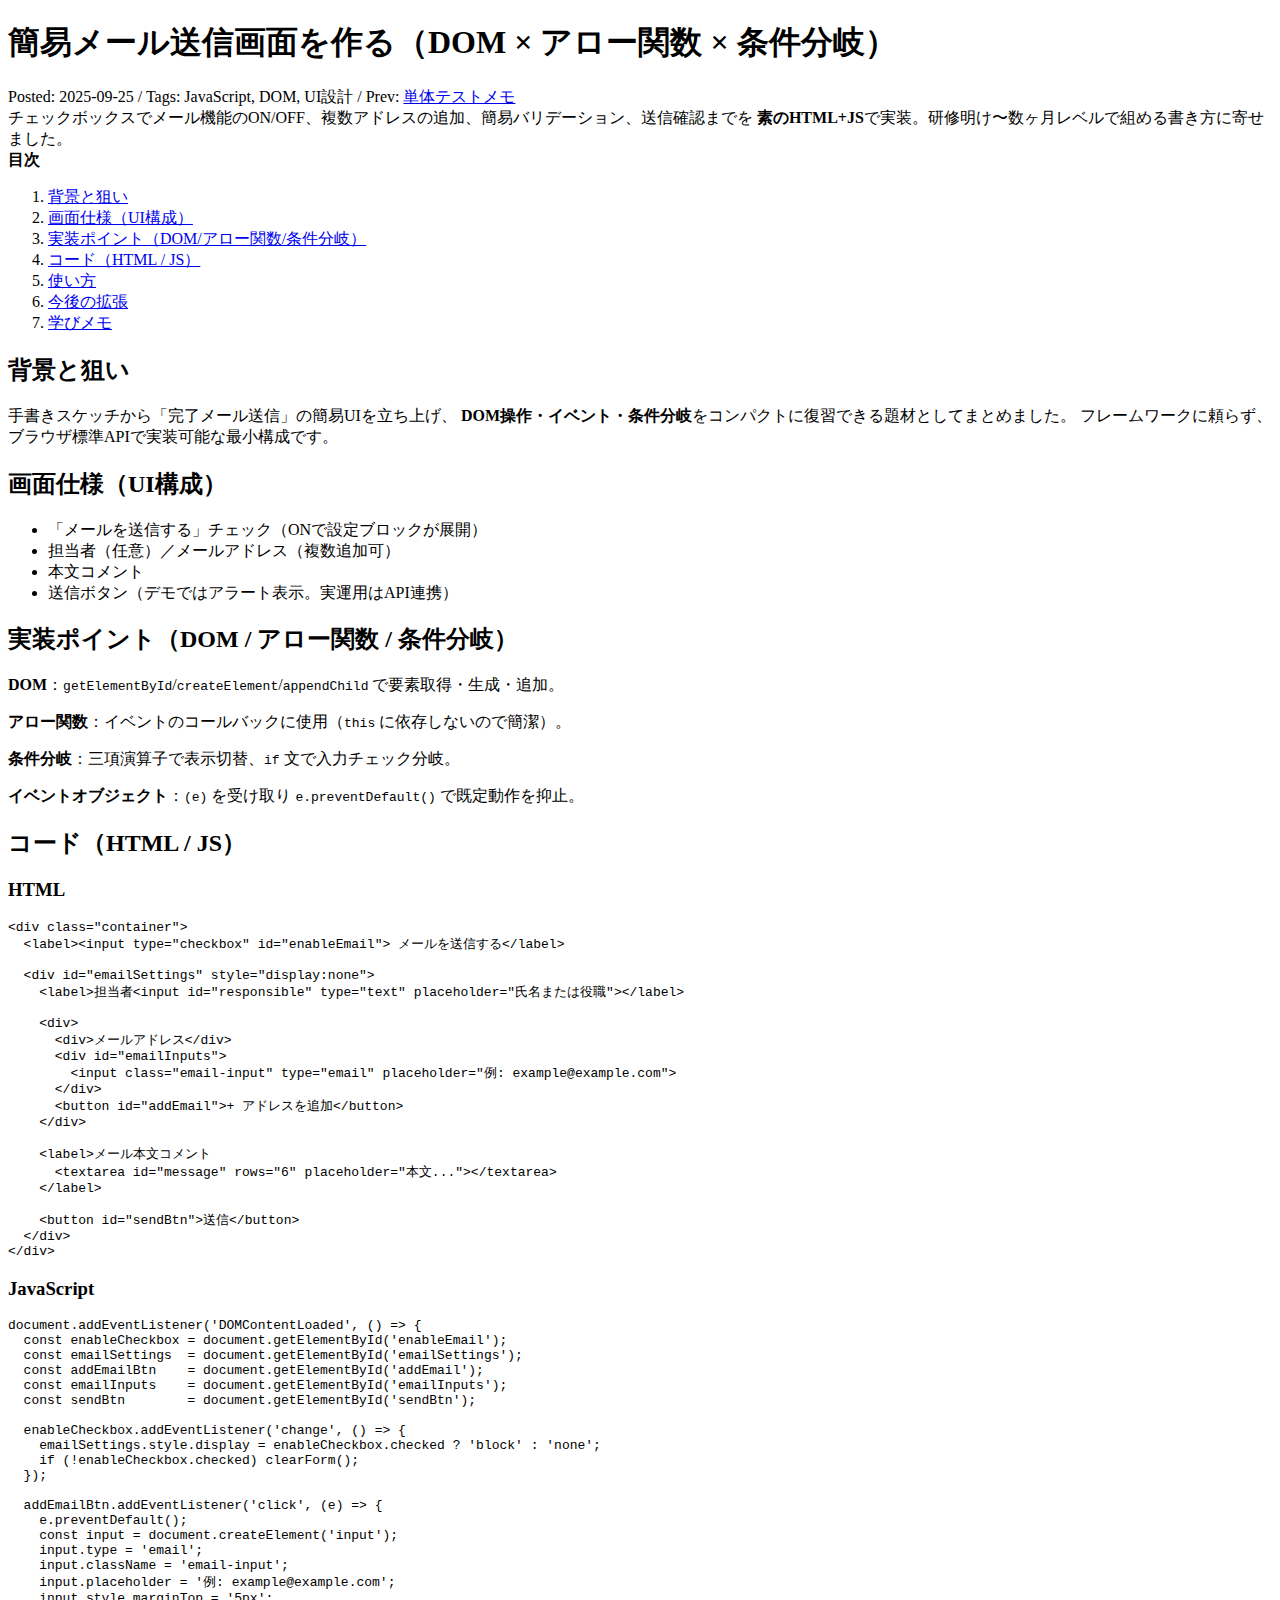
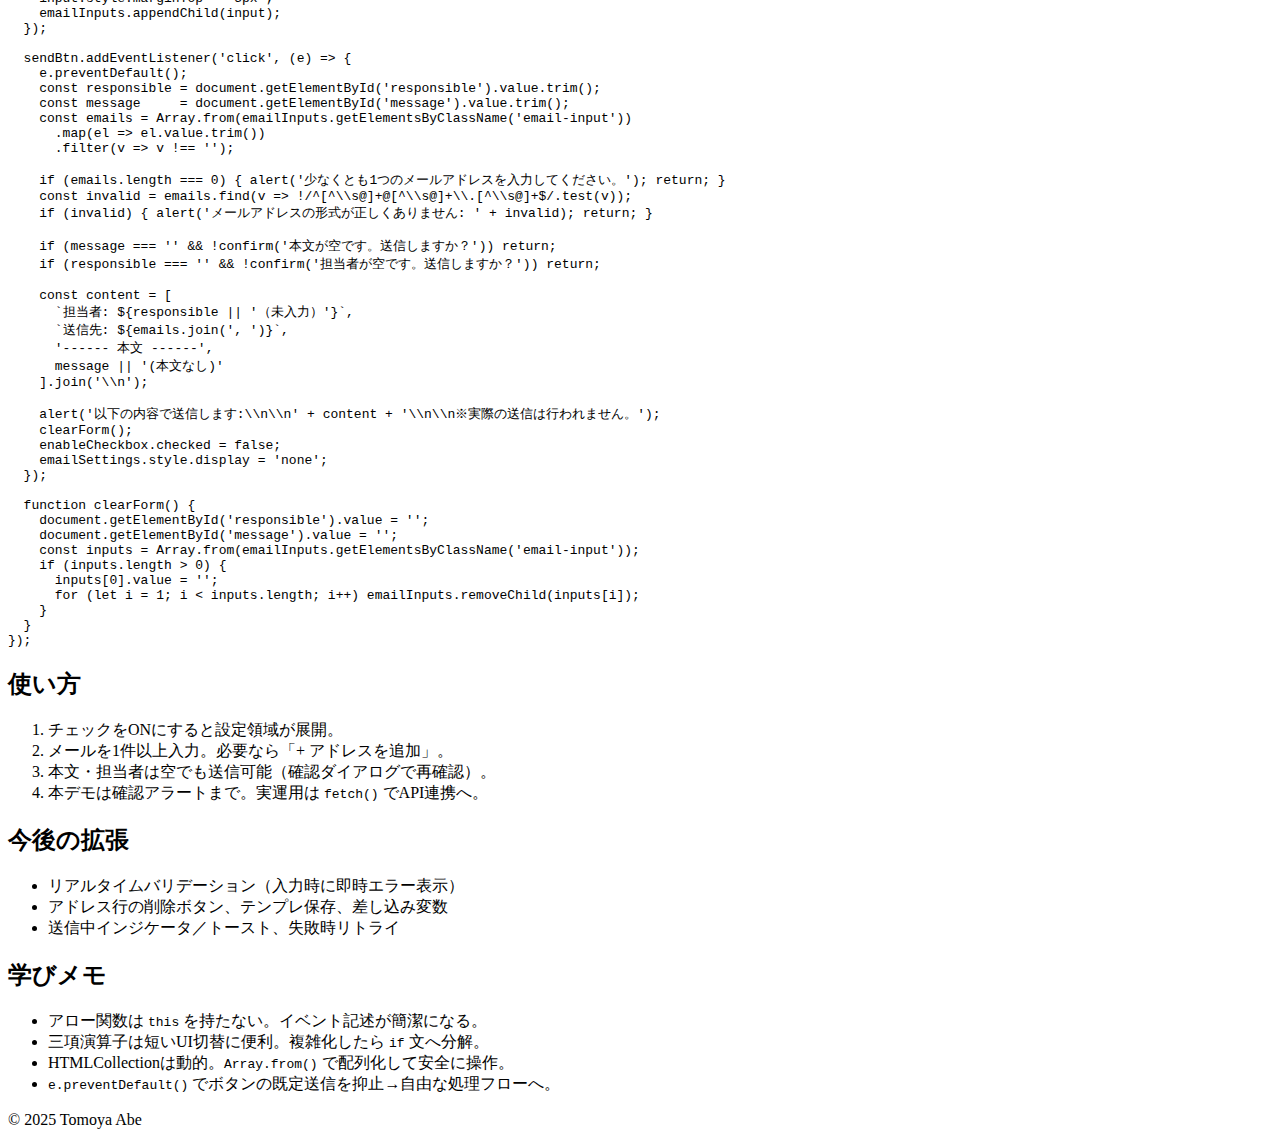
<file: posts/mail-compose-ui.html>
<!DOCTYPE html>
<html lang="ja">
<head>
  <meta charset="utf-8" />
  <meta name="viewport" content="width=device-width, initial-scale=1" />
  <title>簡易メール送信画面を作る（DOM × アロー関数 × 条件分岐）</title>

  <!-- 既存サイトのCSSを継承する想定。必要なら下のstyleを削除してOK 
  <style>
    .post { max-width: 880px; margin: 48px auto; padding: 0 20px; }
    .post-title { margin: 0 0 4px; font-size: clamp(24px,3.2vw,36px); }
    .post-meta { color: #888; margin-bottom: 20px; font-size: 0.95rem; }
    .summary { border-left: 3px solid #38bdf8; padding: 12px 16px; background: #f7fbff; }
    .toc { background: #fafafa; border: 1px solid #eee; padding: 12px 16px; margin: 20px 0; }
    .card { border: 1px solid #eee; border-radius: 8px; padding: 16px; margin: 16px 0; }
    pre { background:#0f172a; color:#e5e7eb; padding:14px; border-radius:8px; overflow:auto }
    code { font-family: ui-monospace, SFMono-Regular, Menlo, Consolas, monospace; font-size: 0.95em; }
  </style>
  -->

  <!-- OGP はお好みで差し替え -->
  <meta property="og:title" content="簡易メール送信画面を作る（DOM × アロー関数 × 条件分岐）" />
  <meta property="og:type" content="article" />
  <meta property="og:description" content="チェックON/OFF、複数アドレス、簡易バリデーション、送信確認までを素のHTML+JSで実装。" />
  <meta property="og:image" content="/assets/og/mail-compose.png" />
</head>
<body>
<article class="post">
  <header>
    <h1 class="post-title">簡易メール送信画面を作る（DOM × アロー関数 × 条件分岐）</h1>
    <div class="post-meta">
      Posted: <time datetime="2025-09-25">2025-09-25</time> /
      Tags: JavaScript, DOM, UI設計 /
      Prev: <a href="/posts/unit-test-memo.html">単体テストメモ</a>
    </div>
    <div class="summary">
      チェックボックスでメール機能のON/OFF、複数アドレスの追加、簡易バリデーション、送信確認までを
      <strong>素のHTML+JS</strong>で実装。研修明け〜数ヶ月レベルで組める書き方に寄せました。
    </div>
  </header>

  <nav class="toc">
    <strong>目次</strong>
    <ol>
      <li><a href="#background">背景と狙い</a></li>
      <li><a href="#ui">画面仕様（UI構成）</a></li>
      <li><a href="#impl">実装ポイント（DOM/アロー関数/条件分岐）</a></li>
      <li><a href="#code">コード（HTML / JS）</a></li>
      <li><a href="#usage">使い方</a></li>
      <li><a href="#future">今後の拡張</a></li>
      <li><a href="#learn">学びメモ</a></li>
    </ol>
  </nav>

  <section id="background">
    <h2>背景と狙い</h2>
    <p>
      手書きスケッチから「完了メール送信」の簡易UIを立ち上げ、
      <strong>DOM操作・イベント・条件分岐</strong>をコンパクトに復習できる題材としてまとめました。
      フレームワークに頼らず、ブラウザ標準APIで実装可能な最小構成です。
    </p>
  </section>

  <section id="ui">
    <h2>画面仕様（UI構成）</h2>
    <div class="card">
      <ul>
        <li>「メールを送信する」チェック（ONで設定ブロックが展開）</li>
        <li>担当者（任意）／メールアドレス（複数追加可）</li>
        <li>本文コメント</li>
        <li>送信ボタン（デモではアラート表示。実運用はAPI連携）</li>
      </ul>
    </div>
  </section>

  <section id="impl">
    <h2>実装ポイント（DOM / アロー関数 / 条件分岐）</h2>
    <div class="card">
      <p><strong>DOM</strong>：<code>getElementById</code>/<code>createElement</code>/<code>appendChild</code> で要素取得・生成・追加。</p>
      <p><strong>アロー関数</strong>：イベントのコールバックに使用（<code>this</code> に依存しないので簡潔）。</p>
      <p><strong>条件分岐</strong>：三項演算子で表示切替、<code>if</code> 文で入力チェック分岐。</p>
      <p><strong>イベントオブジェクト</strong>：<code>(e)</code> を受け取り <code>e.preventDefault()</code> で既定動作を抑止。</p>
    </div>
  </section>

  <section id="code">
    <h2>コード（HTML / JS）</h2>

    <h3>HTML</h3>
    <pre><code>&lt;div class="container"&gt;
  &lt;label&gt;&lt;input type="checkbox" id="enableEmail"&gt; メールを送信する&lt;/label&gt;

  &lt;div id="emailSettings" style="display:none"&gt;
    &lt;label&gt;担当者&lt;input id="responsible" type="text" placeholder="氏名または役職"&gt;&lt;/label&gt;

    &lt;div&gt;
      &lt;div&gt;メールアドレス&lt;/div&gt;
      &lt;div id="emailInputs"&gt;
        &lt;input class="email-input" type="email" placeholder="例: example@example.com"&gt;
      &lt;/div&gt;
      &lt;button id="addEmail"&gt;+ アドレスを追加&lt;/button&gt;
    &lt;/div&gt;

    &lt;label&gt;メール本文コメント
      &lt;textarea id="message" rows="6" placeholder="本文..."&gt;&lt;/textarea&gt;
    &lt;/label&gt;

    &lt;button id="sendBtn"&gt;送信&lt;/button&gt;
  &lt;/div&gt;
&lt;/div&gt;</code></pre>

    <h3>JavaScript</h3>
    <pre><code>document.addEventListener('DOMContentLoaded', () =&gt; {
  const enableCheckbox = document.getElementById('enableEmail');
  const emailSettings  = document.getElementById('emailSettings');
  const addEmailBtn    = document.getElementById('addEmail');
  const emailInputs    = document.getElementById('emailInputs');
  const sendBtn        = document.getElementById('sendBtn');

  enableCheckbox.addEventListener('change', () =&gt; {
    emailSettings.style.display = enableCheckbox.checked ? 'block' : 'none';
    if (!enableCheckbox.checked) clearForm();
  });

  addEmailBtn.addEventListener('click', (e) =&gt; {
    e.preventDefault();
    const input = document.createElement('input');
    input.type = 'email';
    input.className = 'email-input';
    input.placeholder = '例: example@example.com';
    input.style.marginTop = '5px';
    emailInputs.appendChild(input);
  });

  sendBtn.addEventListener('click', (e) =&gt; {
    e.preventDefault();
    const responsible = document.getElementById('responsible').value.trim();
    const message     = document.getElementById('message').value.trim();
    const emails = Array.from(emailInputs.getElementsByClassName('email-input'))
      .map(el =&gt; el.value.trim())
      .filter(v =&gt; v !== '');

    if (emails.length === 0) { alert('少なくとも1つのメールアドレスを入力してください。'); return; }
    const invalid = emails.find(v =&gt; !/^[^\\s@]+@[^\\s@]+\\.[^\\s@]+$/.test(v));
    if (invalid) { alert('メールアドレスの形式が正しくありません: ' + invalid); return; }

    if (message === '' &amp;&amp; !confirm('本文が空です。送信しますか？')) return;
    if (responsible === '' &amp;&amp; !confirm('担当者が空です。送信しますか？')) return;

    const content = [
      `担当者: ${responsible || '（未入力）'}`,
      `送信先: ${emails.join(', ')}`,
      '------ 本文 ------',
      message || '(本文なし)'
    ].join('\\n');

    alert('以下の内容で送信します:\\n\\n' + content + '\\n\\n※実際の送信は行われません。');
    clearForm();
    enableCheckbox.checked = false;
    emailSettings.style.display = 'none';
  });

  function clearForm() {
    document.getElementById('responsible').value = '';
    document.getElementById('message').value = '';
    const inputs = Array.from(emailInputs.getElementsByClassName('email-input'));
    if (inputs.length &gt; 0) {
      inputs[0].value = '';
      for (let i = 1; i &lt; inputs.length; i++) emailInputs.removeChild(inputs[i]);
    }
  }
});</code></pre>
  </section>

  <section id="usage">
    <h2>使い方</h2>
    <ol>
      <li>チェックをONにすると設定領域が展開。</li>
      <li>メールを1件以上入力。必要なら「+ アドレスを追加」。</li>
      <li>本文・担当者は空でも送信可能（確認ダイアログで再確認）。</li>
      <li>本デモは確認アラートまで。実運用は <code>fetch()</code> でAPI連携へ。</li>
    </ol>
  </section>

  <section id="future">
    <h2>今後の拡張</h2>
    <ul>
      <li>リアルタイムバリデーション（入力時に即時エラー表示）</li>
      <li>アドレス行の削除ボタン、テンプレ保存、差し込み変数</li>
      <li>送信中インジケータ／トースト、失敗時リトライ</li>
    </ul>
  </section>

  <section id="learn">
    <h2>学びメモ</h2>
    <ul>
      <li>アロー関数は <code>this</code> を持たない。イベント記述が簡潔になる。</li>
      <li>三項演算子は短いUI切替に便利。複雑化したら <code>if</code> 文へ分解。</li>
      <li>HTMLCollectionは動的。<code>Array.from()</code> で配列化して安全に操作。</li>
      <li><code>e.preventDefault()</code> でボタンの既定送信を抑止→自由な処理フローへ。</li>
    </ul>
  </section>

  <footer class="post-meta">
    © 2025 Tomoya Abe
  </footer>
</article>
</body>
</html>
</file>
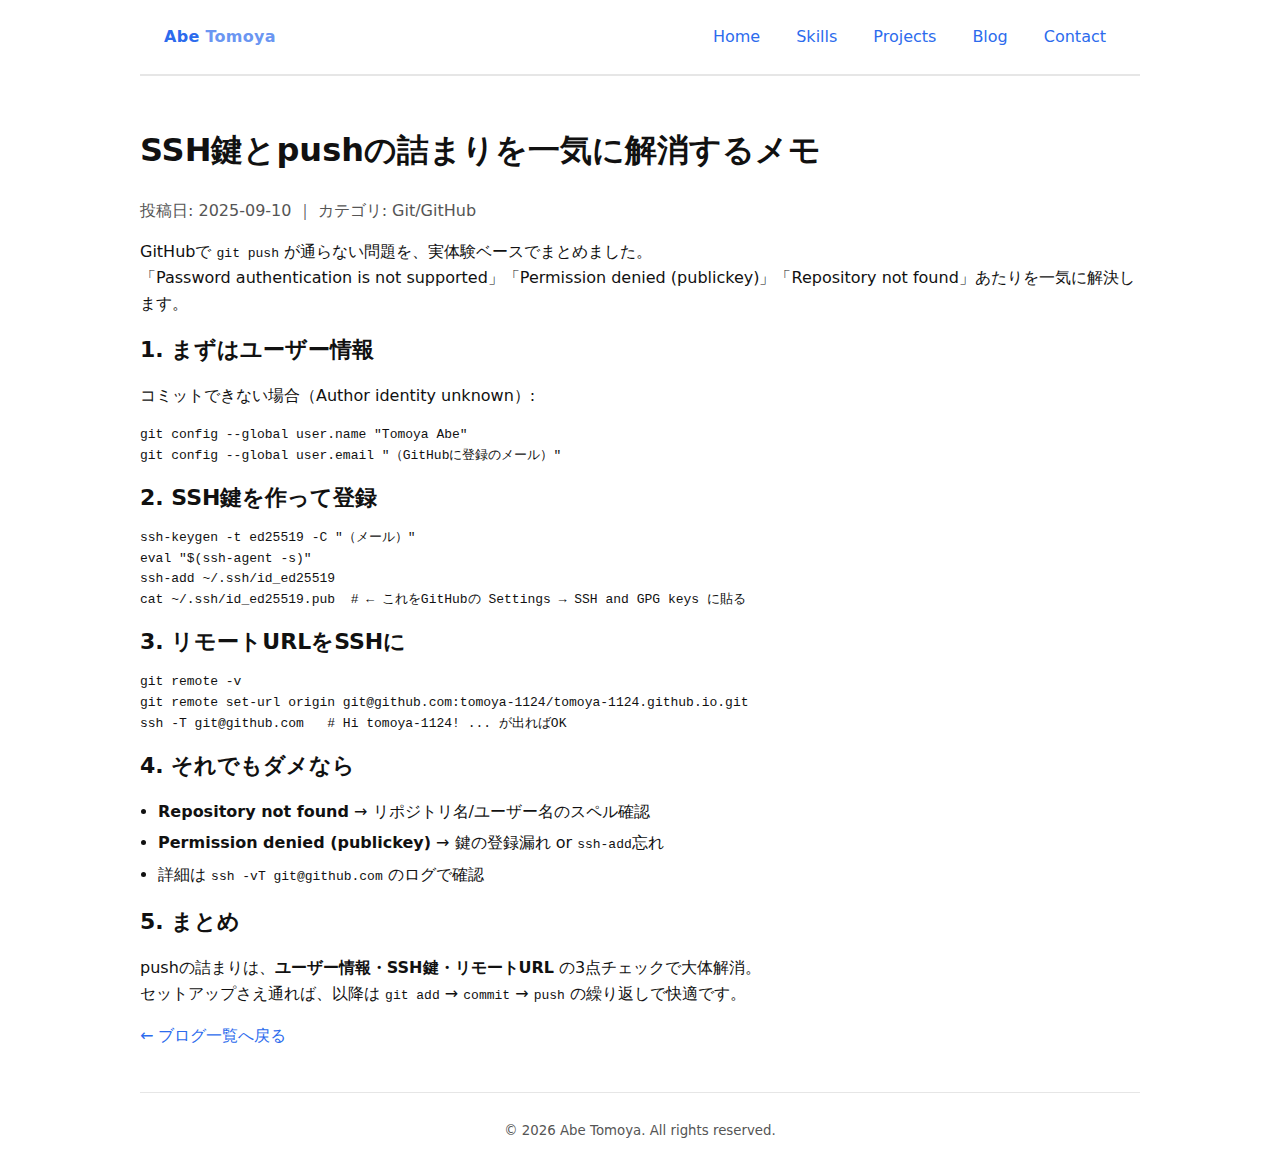
<file: posts/ssh-troubleshoot.html>
<!DOCTYPE html>
<html lang="ja">
<head>
  <meta charset="UTF-8" />
  <meta name="viewport" content="width=device-width, initial-scale=1.0"/>
  <title>SSH鍵とpushの詰まりを一気に解消するメモ | Abe Tomoya Blog</title>
  <meta name="description" content="GitHubでpushできない（Password authentication is not supported / Permission denied (publickey) / Repository not found）をまとめて解決する備忘録。"/>
  <link rel="icon" href="../assets/favicon.ico"/>
  <link rel="stylesheet" href="../styles.css"/>
</head>
<body>
  <header class="site-header">
    <a class="brand" href="../">Abe <span class="accent">Tomoya</span></a>
    <nav class="site-nav">
      <a href="../">Home</a>
      <a href="../#skills">Skills</a>
      <a href="../#projects">Projects</a>
      <a href="../blog/">Blog</a>
      <a href="../#contact">Contact</a>
    </nav>
    <button class="nav-toggle" aria-controls="nav" aria-expanded="false" onclick="toggleNav()">Menu</button>
  </header>

  <main class="section">
    <article>
      <h1>SSH鍵とpushの詰まりを一気に解消するメモ</h1>
      <p class="note">投稿日: 2025-09-10 ｜ カテゴリ: Git/GitHub</p>

      <p>GitHubで <code>git push</code> が通らない問題を、実体験ベースでまとめました。<br>
      「Password authentication is not supported」「Permission denied (publickey)」「Repository not found」あたりを一気に解決します。</p>

      <h2>1. まずはユーザー情報</h2>
      <p>コミットできない場合（Author identity unknown）:</p>
      <pre><code class="language-bash">git config --global user.name "Tomoya Abe"
git config --global user.email "（GitHubに登録のメール）"
</code></pre>

      <h2>2. SSH鍵を作って登録</h2>
      <pre><code class="language-bash">ssh-keygen -t ed25519 -C "（メール）"
eval "$(ssh-agent -s)"
ssh-add ~/.ssh/id_ed25519
cat ~/.ssh/id_ed25519.pub  # ← これをGitHubの Settings → SSH and GPG keys に貼る
</code></pre>

      <h2>3. リモートURLをSSHに</h2>
      <pre><code class="language-bash">git remote -v
git remote set-url origin git@github.com:tomoya-1124/tomoya-1124.github.io.git
ssh -T git@github.com   # Hi tomoya-1124! ... が出ればOK
</code></pre>

      <h2>4. それでもダメなら</h2>
      <ul class="bullets">
        <li><strong>Repository not found</strong> → リポジトリ名/ユーザー名のスペル確認</li>
        <li><strong>Permission denied (publickey)</strong> → 鍵の登録漏れ or <code>ssh-add</code>忘れ</li>
        <li>詳細は <code>ssh -vT git@github.com</code> のログで確認</li>
      </ul>

      <h2>5. まとめ</h2>
      <p>pushの詰まりは、<strong>ユーザー情報・SSH鍵・リモートURL</strong> の3点チェックで大体解消。<br>
      セットアップさえ通れば、以降は <code>git add</code> → <code>commit</code> → <code>push</code> の繰り返しで快適です。</p>

      <p><a href="../blog/">← ブログ一覧へ戻る</a></p>
    </article>
  </main>

  <footer class="site-footer">
    <small>&copy; <span id="year"></span> Abe Tomoya. All rights reserved.</small>
  </footer>

  <script src="../script.js"></script>
</body>
</html>
</file>
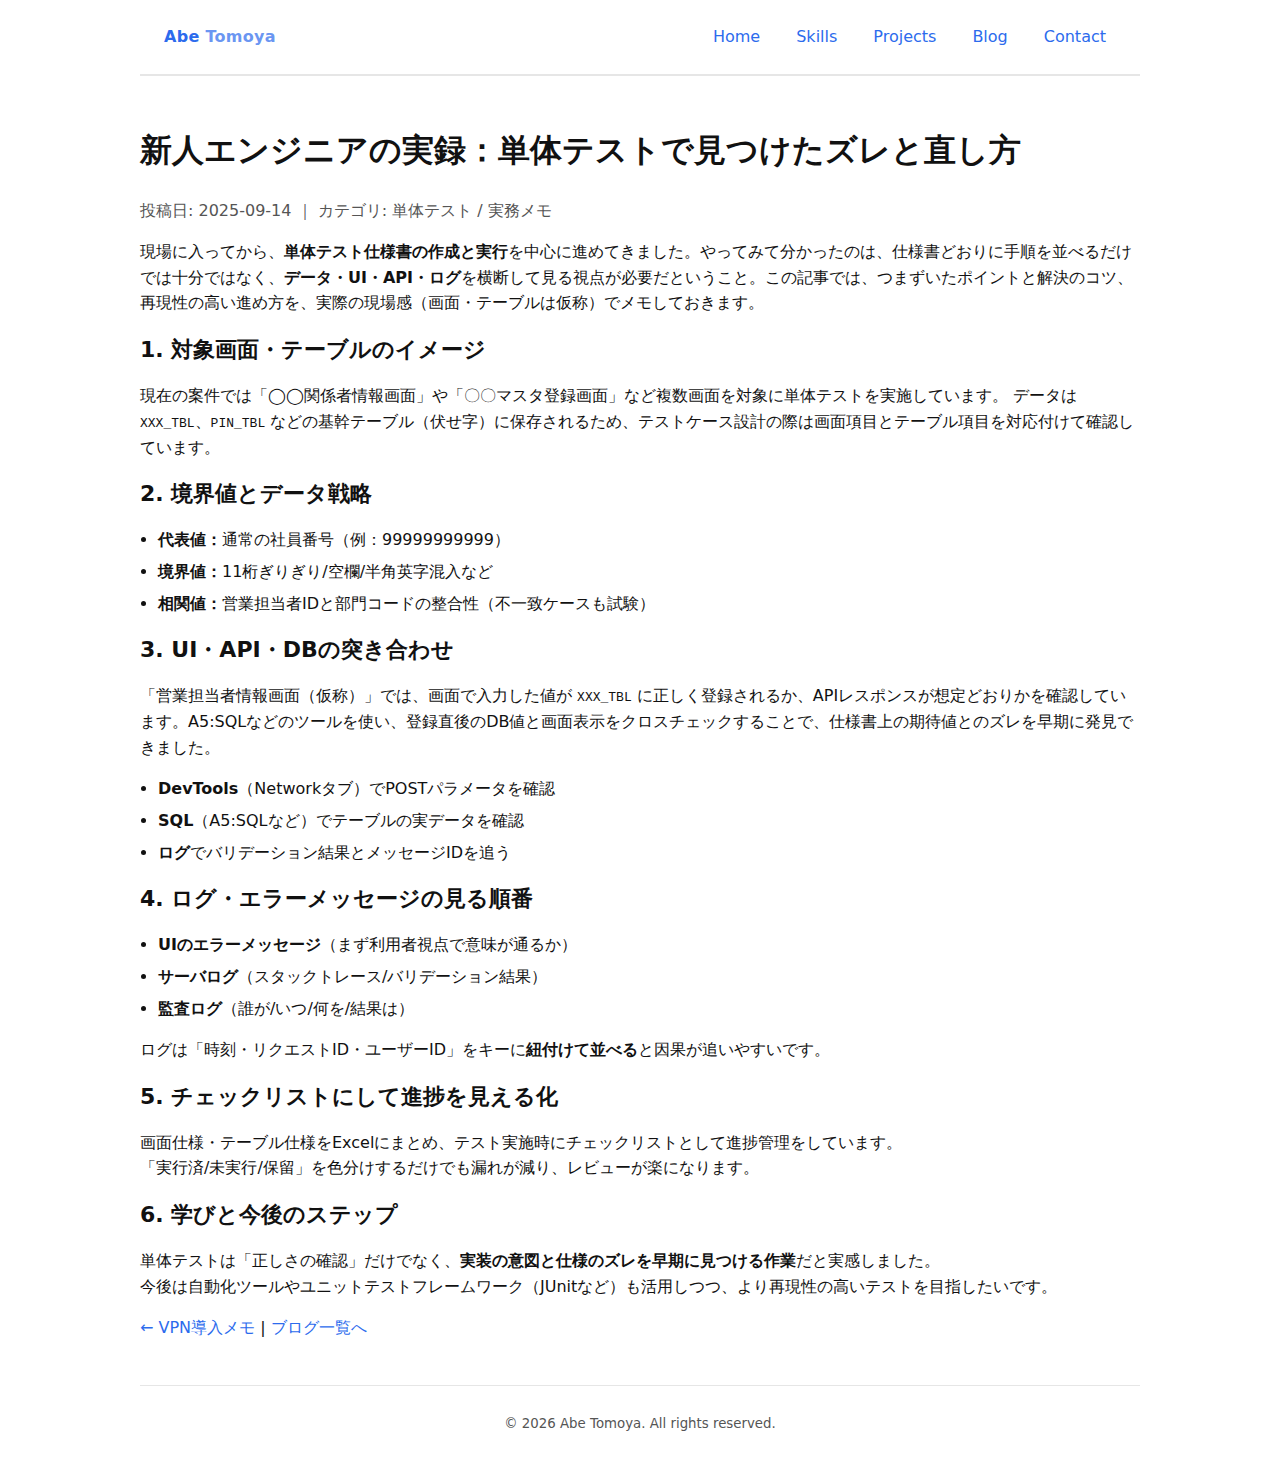
<file: posts/unit-test-memo.html>
<!DOCTYPE html>
<html lang="ja">
<head>
  <meta charset="UTF-8" />
  <meta name="viewport" content="width=device-width, initial-scale=1.0"/>
  <title>新人エンジニアの実録：単体テストで見つけたズレと直し方 | Abe Tomoya Blog</title>
  <meta name="description" content="現場で単体テスト仕様書を作り進める中でつまずいた点、工夫した進め方、画面・テーブルの突合、境界値の考え方などを実体験ベースで整理。"/>
  <link rel="icon" href="../assets/favicon.ico"/>
  <link rel="stylesheet" href="../styles.css"/>
</head>
<body>
  <header class="site-header">
    <a class="brand" href="../">Abe <span class="accent">Tomoya</span></a>
    <nav class="site-nav">
      <a href="../">Home</a>
      <a href="../#skills">Skills</a>
      <a href="../#projects">Projects</a>
      <a href="../blog/">Blog</a>
      <a href="../#contact">Contact</a>
    </nav>
    <button class="nav-toggle" aria-controls="nav" aria-expanded="false" onclick="toggleNav()">Menu</button>
  </header>

  <main class="section">
    <article>
      <h1>新人エンジニアの実録：単体テストで見つけたズレと直し方</h1>
      <p class="note">投稿日: 2025-09-14 ｜ カテゴリ: 単体テスト / 実務メモ</p>

      <p>現場に入ってから、<strong>単体テスト仕様書の作成と実行</strong>を中心に進めてきました。やってみて分かったのは、仕様書どおりに手順を並べるだけでは十分ではなく、<strong>データ・UI・API・ログ</strong>を横断して見る視点が必要だということ。この記事では、つまずいたポイントと解決のコツ、再現性の高い進め方を、実際の現場感（画面・テーブルは仮称）でメモしておきます。</p>

      <h2>1. 対象画面・テーブルのイメージ</h2>
      <p>現在の案件では「◯◯関係者情報画面」や「〇〇マスタ登録画面」など複数画面を対象に単体テストを実施しています。  
        データは <code>XXX_TBL</code>、<code>PIN_TBL</code> などの基幹テーブル（伏せ字）に保存されるため、テストケース設計の際は画面項目とテーブル項目を対応付けて確認しています。</p>

      <h2>2. 境界値とデータ戦略</h2>
      <ul class="bullets">
        <li><strong>代表値：</strong>通常の社員番号（例：99999999999）</li>
        <li><strong>境界値：</strong>11桁ぎりぎり/空欄/半角英字混入など</li>
        <li><strong>相関値：</strong>営業担当者IDと部門コードの整合性（不一致ケースも試験）</li>
      </ul>

      <h2>3. UI・API・DBの突き合わせ</h2>
      <p>「営業担当者情報画面（仮称）」では、画面で入力した値が <code>XXX_TBL</code> に正しく登録されるか、APIレスポンスが想定どおりかを確認しています。A5:SQLなどのツールを使い、登録直後のDB値と画面表示をクロスチェックすることで、仕様書上の期待値とのズレを早期に発見できました。</p>
      <ul class="bullets">
        <li><strong>DevTools</strong>（Networkタブ）でPOSTパラメータを確認</li>
        <li><strong>SQL</strong>（A5:SQLなど）でテーブルの実データを確認</li>
        <li><strong>ログ</strong>でバリデーション結果とメッセージIDを追う</li>
      </ul>

      <h2>4. ログ・エラーメッセージの見る順番</h2>
      <ul class="bullets">
        <li><strong>UIのエラーメッセージ</strong>（まず利用者視点で意味が通るか）</li>
        <li><strong>サーバログ</strong>（スタックトレース/バリデーション結果）</li>
        <li><strong>監査ログ</strong>（誰が/いつ/何を/結果は）</li>
      </ul>
      <p>ログは「時刻・リクエストID・ユーザーID」をキーに<strong>紐付けて並べる</strong>と因果が追いやすいです。</p>

      <h2>5. チェックリストにして進捗を見える化</h2>
      <p>画面仕様・テーブル仕様をExcelにまとめ、テスト実施時にチェックリストとして進捗管理をしています。<br>
         「実行済/未実行/保留」を色分けするだけでも漏れが減り、レビューが楽になります。</p>

      <h2>6. 学びと今後のステップ</h2>
      <p>単体テストは「正しさの確認」だけでなく、<strong>実装の意図と仕様のズレを早期に見つける作業</strong>だと実感しました。<br>
      今後は自動化ツールやユニットテストフレームワーク（JUnitなど）も活用しつつ、より再現性の高いテストを目指したいです。</p>

      <p>
        <a href="../posts/vpn-intro.html">← VPN導入メモ</a> |
        <a href="../blog/">ブログ一覧へ</a>
      </p>
    </article>
  </main>

  <footer class="site-footer">
    <small>&copy; <span id="year"></span> Abe Tomoya. All rights reserved.</small>
  </footer>

  <script src="../script.js"></script>
</body>
</html>
</file>
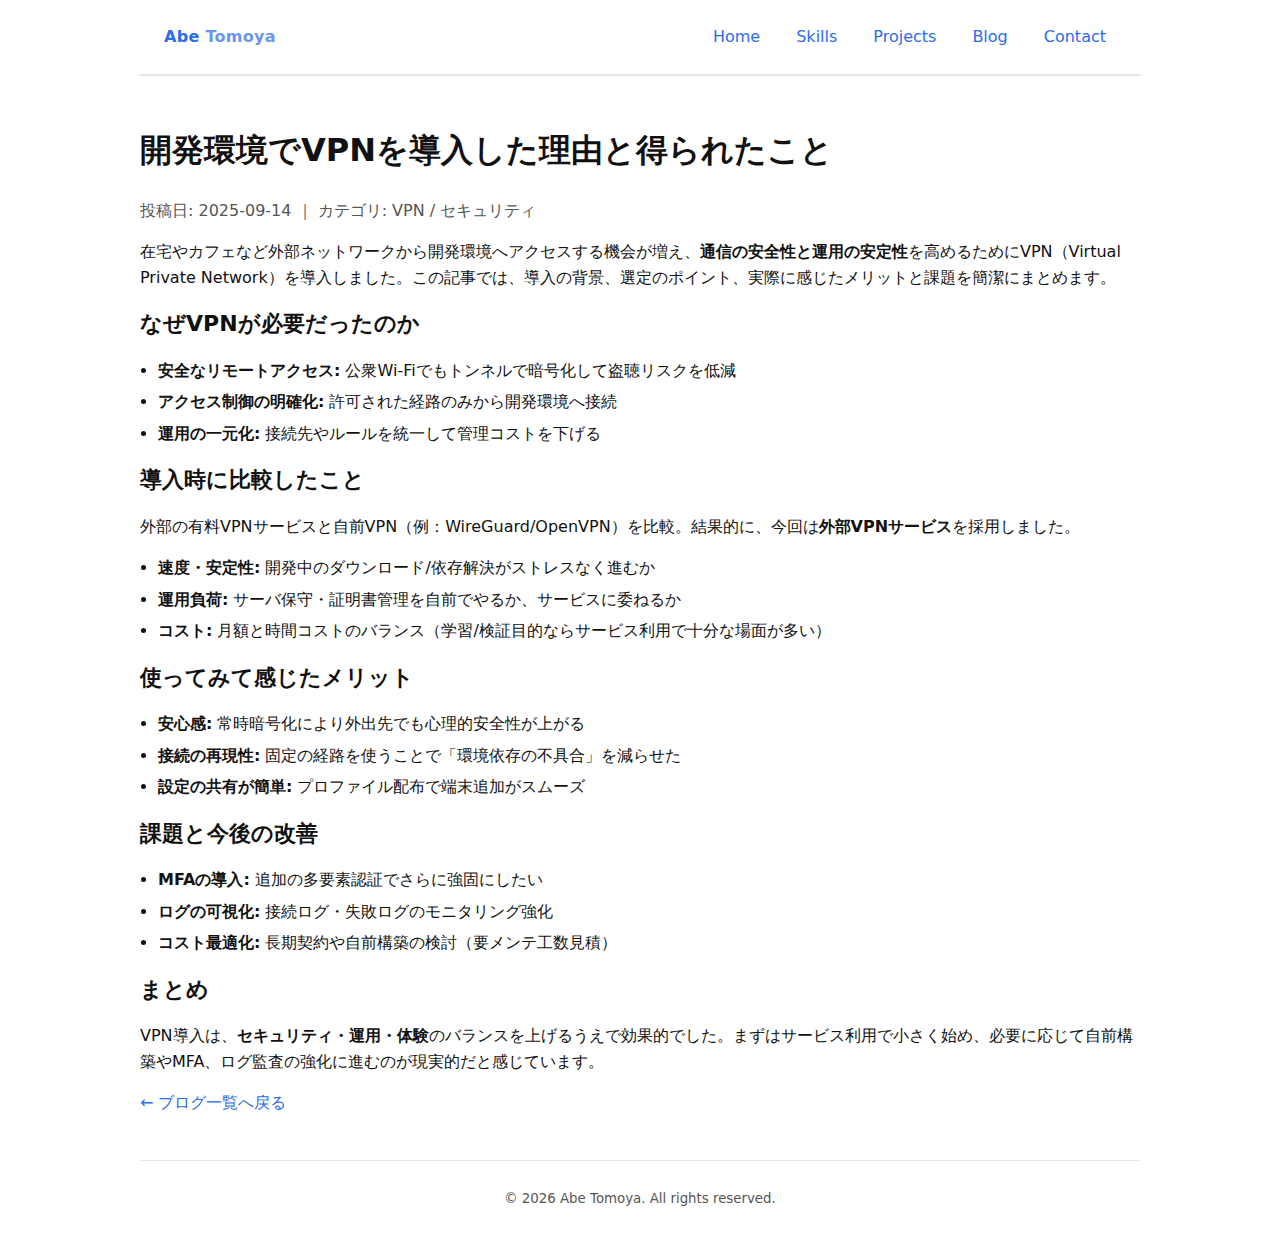
<file: posts/vpn-intro.html>
<!DOCTYPE html>
<html lang="ja">
<head>
  <meta charset="UTF-8" />
  <meta name="viewport" content="width=device-width, initial-scale=1.0"/>
  <title>開発環境でVPNを導入した理由と得られたこと | Abe Tomoya Blog</title>
  <meta name="description" content="在宅や外部ネットワークから安全に開発環境へアクセスするためにVPNを導入。背景、選定、使って感じたメリット、課題、今後の改善をまとめました。"/>
  <link rel="icon" href="../assets/favicon.ico"/>
  <link rel="stylesheet" href="../styles.css"/>
</head>
<body>
  <header class="site-header">
    <a class="brand" href="../">Abe <span class="accent">Tomoya</span></a>
    <nav class="site-nav">
      <a href="../">Home</a>
      <a href="../#skills">Skills</a>
      <a href="../#projects">Projects</a>
      <a href="../blog/">Blog</a>
      <a href="../#contact">Contact</a>
    </nav>
    <button class="nav-toggle" aria-controls="nav" aria-expanded="false" onclick="toggleNav()">Menu</button>
  </header>

  <main class="section">
    <article>
      <h1>開発環境でVPNを導入した理由と得られたこと</h1>
      <p class="note">投稿日: 2025-09-14 ｜ カテゴリ: VPN / セキュリティ</p>

      <p>在宅やカフェなど外部ネットワークから開発環境へアクセスする機会が増え、<strong>通信の安全性と運用の安定性</strong>を高めるためにVPN（Virtual Private Network）を導入しました。この記事では、導入の背景、選定のポイント、実際に感じたメリットと課題を簡潔にまとめます。</p>

      <h2>なぜVPNが必要だったのか</h2>
      <ul class="bullets">
        <li><strong>安全なリモートアクセス:</strong> 公衆Wi-Fiでもトンネルで暗号化して盗聴リスクを低減</li>
        <li><strong>アクセス制御の明確化:</strong> 許可された経路のみから開発環境へ接続</li>
        <li><strong>運用の一元化:</strong> 接続先やルールを統一して管理コストを下げる</li>
      </ul>

      <h2>導入時に比較したこと</h2>
      <p>外部の有料VPNサービスと自前VPN（例：WireGuard/OpenVPN）を比較。結果的に、今回は<strong>外部VPNサービス</strong>を採用しました。</p>
      <ul class="bullets">
        <li><strong>速度・安定性:</strong> 開発中のダウンロード/依存解決がストレスなく進むか</li>
        <li><strong>運用負荷:</strong> サーバ保守・証明書管理を自前でやるか、サービスに委ねるか</li>
        <li><strong>コスト:</strong> 月額と時間コストのバランス（学習/検証目的ならサービス利用で十分な場面が多い）</li>
      </ul>

      <h2>使ってみて感じたメリット</h2>
      <ul class="bullets">
        <li><strong>安心感:</strong> 常時暗号化により外出先でも心理的安全性が上がる</li>
        <li><strong>接続の再現性:</strong> 固定の経路を使うことで「環境依存の不具合」を減らせた</li>
        <li><strong>設定の共有が簡単:</strong> プロファイル配布で端末追加がスムーズ</li>
      </ul>

      <h2>課題と今後の改善</h2>
      <ul class="bullets">
        <li><strong>MFAの導入:</strong> 追加の多要素認証でさらに強固にしたい</li>
        <li><strong>ログの可視化:</strong> 接続ログ・失敗ログのモニタリング強化</li>
        <li><strong>コスト最適化:</strong> 長期契約や自前構築の検討（要メンテ工数見積）</li>
      </ul>

      <h2>まとめ</h2>
      <p>VPN導入は、<strong>セキュリティ・運用・体験</strong>のバランスを上げるうえで効果的でした。まずはサービス利用で小さく始め、必要に応じて自前構築やMFA、ログ監査の強化に進むのが現実的だと感じています。</p>

      <p><a href="../blog/">← ブログ一覧へ戻る</a></p>
    </article>
  </main>

  <footer class="site-footer">
    <small>&copy; <span id="year"></span> Abe Tomoya. All rights reserved.</small>
  </footer>

  <script src="../script.js"></script>
</body>
</html>
</file>
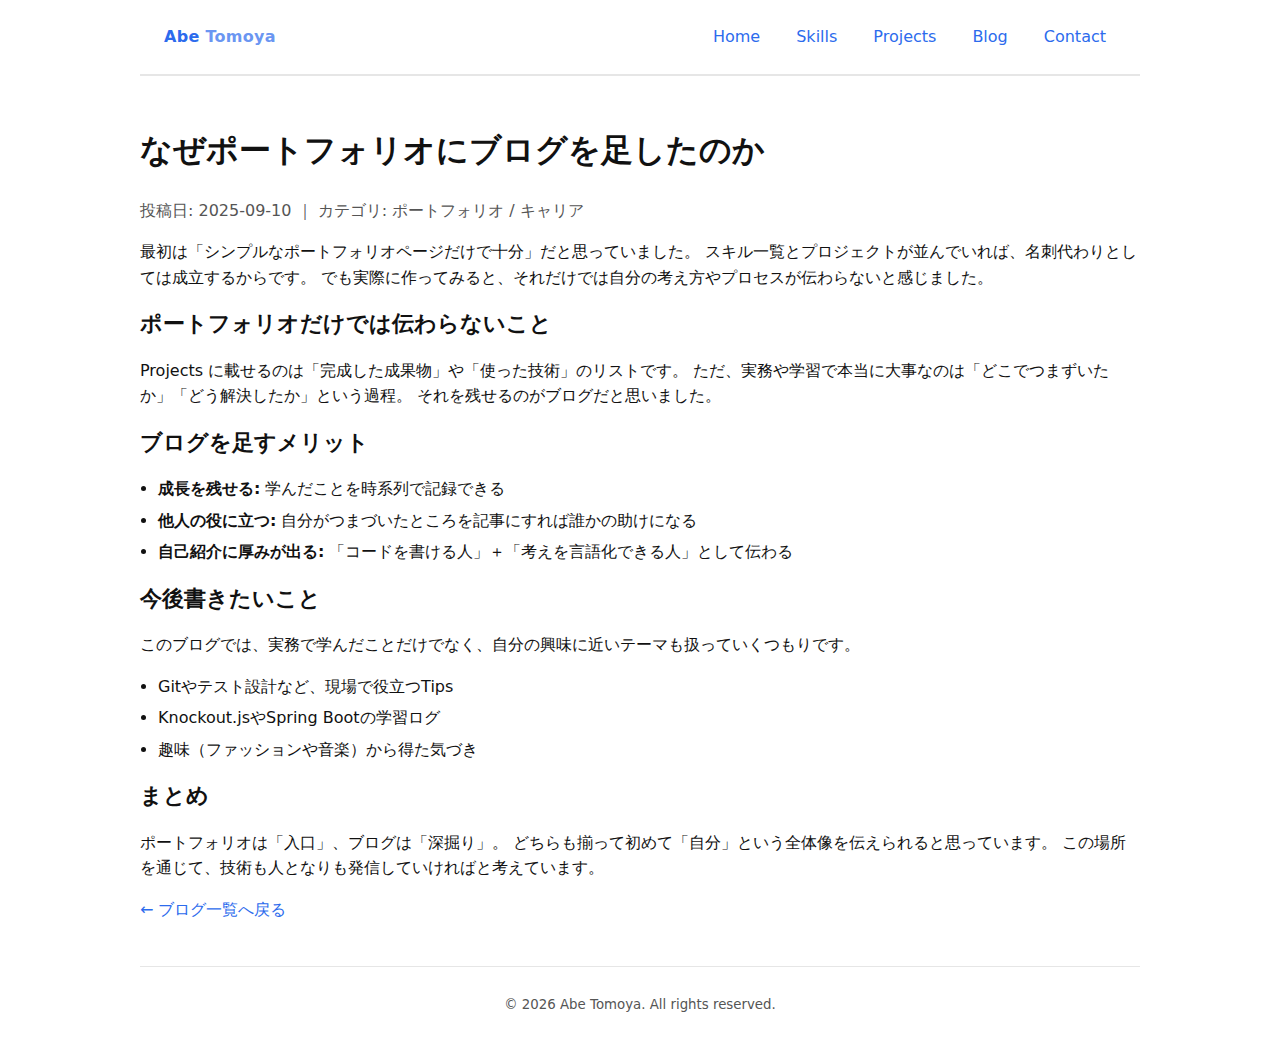
<file: posts/why-add-blog.html>
<!DOCTYPE html>
<html lang="ja">
<head>
  <meta charset="UTF-8" />
  <meta name="viewport" content="width=device-width, initial-scale=1.0"/>
  <title>なぜポートフォリオにブログを足したのか | Abe Tomoya Blog</title>
  <meta name="description" content="名刺代わりのポートフォリオに加えて、ブログを設置した理由を整理。スキルの裏側や思考を伝えるための場所としての意味を書きました。"/>
  <link rel="icon" href="../assets/favicon.ico"/>
  <link rel="stylesheet" href="../styles.css"/>
</head>
<body>
  <header class="site-header">
    <a class="brand" href="../">Abe <span class="accent">Tomoya</span></a>
    <nav class="site-nav">
      <a href="../">Home</a>
      <a href="../#skills">Skills</a>
      <a href="../#projects">Projects</a>
      <a href="../blog/">Blog</a>
      <a href="../#contact">Contact</a>
    </nav>
    <button class="nav-toggle" aria-controls="nav" aria-expanded="false" onclick="toggleNav()">Menu</button>
  </header>

  <main class="section">
    <article>
      <h1>なぜポートフォリオにブログを足したのか</h1>
      <p class="note">投稿日: 2025-09-10 ｜ カテゴリ: ポートフォリオ / キャリア</p>

      <p>最初は「シンプルなポートフォリオページだけで十分」だと思っていました。  
      スキル一覧とプロジェクトが並んでいれば、名刺代わりとしては成立するからです。  
      でも実際に作ってみると、それだけでは自分の考え方やプロセスが伝わらないと感じました。</p>

      <h2>ポートフォリオだけでは伝わらないこと</h2>
      <p>Projects に載せるのは「完成した成果物」や「使った技術」のリストです。  
      ただ、実務や学習で本当に大事なのは「どこでつまずいたか」「どう解決したか」という過程。  
      それを残せるのがブログだと思いました。</p>

      <h2>ブログを足すメリット</h2>
      <ul class="bullets">
        <li><strong>成長を残せる:</strong> 学んだことを時系列で記録できる</li>
        <li><strong>他人の役に立つ:</strong> 自分がつまづいたところを記事にすれば誰かの助けになる</li>
        <li><strong>自己紹介に厚みが出る:</strong> 「コードを書ける人」＋「考えを言語化できる人」として伝わる</li>
      </ul>

      <h2>今後書きたいこと</h2>
      <p>このブログでは、実務で学んだことだけでなく、自分の興味に近いテーマも扱っていくつもりです。</p>
      <ul class="bullets">
        <li>Gitやテスト設計など、現場で役立つTips</li>
        <li>Knockout.jsやSpring Bootの学習ログ</li>
        <li>趣味（ファッションや音楽）から得た気づき</li>
      </ul>

      <h2>まとめ</h2>
      <p>ポートフォリオは「入口」、ブログは「深掘り」。  
      どちらも揃って初めて「自分」という全体像を伝えられると思っています。  
      この場所を通じて、技術も人となりも発信していければと考えています。</p>

      <p><a href="../blog/">← ブログ一覧へ戻る</a></p>
    </article>
  </main>

  <footer class="site-footer">
    <small>&copy; <span id="year"></span> Abe Tomoya. All rights reserved.</small>
  </footer>

  <script src="../script.js"></script>
</body>
</html>
</file>
<file: styles.css>
/* Minimal, responsive, dark-mode friendly styles */
:root{--max:1000px;--gap:24px;--radius:12px;--bg:#ffffff;--fg:#111;--muted:#555;--line:#e6e6e6;--accent:#2c6bed}
@media (prefers-color-scheme: dark){
  :root{--bg:#0b0b0c;--fg:#f2f2f2;--muted:#b0b0b0;--line:#1e1e1f;--accent:#6ea2ff}
}
*{box-sizing:border-box}
html,body{margin:0;padding:0}
body{font-family: system-ui, -apple-system, Segoe UI, Roboto, Noto Sans JP, sans-serif; background:var(--bg); color:var(--fg); line-height:1.6}
img{max-width:100%; display:block}
a{color:var(--accent); text-decoration:none}
a:hover{text-decoration:underline}
.site-header{display:flex; align-items:center; justify-content:space-between; max-width:var(--max); margin:0 auto; padding:16px var(--gap); position:sticky; top:0; background:color-mix(in srgb, var(--bg), transparent 0%); border-bottom:1px solid var(--line)}
.brand{font-weight:700; letter-spacing:0.3px}
.brand .accent{opacity:0.7}
.site-nav{display:flex; gap:16px}
.site-nav a{padding:8px 10px; border-radius:8px}
.nav-toggle{display:none}
@media (max-width:720px){
  .site-nav{display:none; position:absolute; top:60px; right:16px; background:var(--bg); border:1px solid var(--line); border-radius:12px; padding:10px; flex-direction:column; width:200px}
  .nav-toggle{display:inline-flex; padding:8px 12px; border:1px solid var(--line); background:transparent; color:var(--fg); border-radius:8px}
  .site-nav.open{display:flex}
}

main{max-width:var(--max); margin:0 auto; padding:0 var(--gap) 64px}
.hero{padding:56px 0}
.hero h1{font-size:clamp(28px, 6vw, 48px); margin:0 0 8px}
.lead{font-size:clamp(14px, 2.5vw, 18px); color:var(--muted); margin:0 0 12px}
.cta{display:flex; gap:12px; margin-top:16px}
.btn{display:inline-block; padding:10px 16px; border-radius:10px; background:var(--accent); color:#fff; font-weight:600}
.btn.ghost{background:transparent; color:var(--accent); border:1.5px solid var(--accent)}

.section{padding:28px 0; border-top:1px solid var(--line)}
.section h2{margin:0 0 10px; font-size:22px}
.bullets{padding-left:18px}
.bullets li{margin:6px 0}
.chips{display:flex; flex-wrap:wrap; gap:8px}
.chips span{border:1px solid var(--line); padding:6px 10px; border-radius:999px; font-size:14px}
.grid{display:grid; grid-template-columns: repeat(3, 1fr); gap:16px}
@media (max-width:900px){ .grid{grid-template-columns:1fr 1fr} }
@media (max-width:560px){ .grid{grid-template-columns:1fr} }
.card{border:1px solid var(--line); border-radius:var(--radius); padding:16px}
.card h3{margin:0 0 6px}
.card .meta{display:flex; gap:16px; padding-left:18px}

.links{padding-left:18px}
.links li{margin:6px 0}
.site-footer{max-width:var(--max); margin:0 auto; padding:24px var(--gap); border-top:1px solid var(--line); color:var(--muted); text-align:center}
.note{color:var(--muted)}

/* Projects のラベル/値を2列で揃える */
.card .meta{
  display: grid;
  grid-template-columns: 4.5em 1fr; /* 左:ラベル 右:内容 */
  row-gap: 6px;
  column-gap: 12px;
  list-style: none;
  padding-left: 0;
  margin: 10px 0 0;
}
.card .meta li{ display: contents; } /* liの箱は消して中身だけをグリッドに乗せる */
.card .meta li strong{
  grid-column: 1;
  color: #4FC3F7;
  font-weight: 600;
  white-space: nowrap; /* 「役割」「技術」を折り返さない */
}
.card .meta li span{
  grid-column: 2;
  color: var(--muted); /* 既存の本文色に合わせてOK。好みで変更可 */
}
/* About layout & avatar */
.about-wrap{
  display:grid;
  grid-template-columns: 96px 1fr;
  gap:16px;
  align-items:start;
}
@media (max-width:560px){
  .about-wrap{ grid-template-columns: 64px 1fr; }
}
.avatar{
  width:96px; height:96px; border-radius:50%;
  object-fit:cover; border:1px solid var(--line);
}


/* ログ追跡フローチャート */
.log-flow-diagram {
  text-align: center;
  background: #f8f9fa;
  border-radius: 8px;
  padding: 20px;
  margin: 24px 0;
  box-shadow: 0 0 8px rgba(0,0,0,0.05);
}

.flow-container {
  display: flex;
  justify-content: center;
  align-items: center;
  flex-wrap: wrap;
  gap: 8px;
}

.flow-item {
  background: white;
  border: 1px solid #ddd;
  border-radius: 6px;
  padding: 12px 20px;
  width: 120px;
  font-size: 0.9rem;
  line-height: 1.4;
}

.arrow {
  font-size: 1.5rem;
}

.caption {
  margin-top: 8px;
  font-size: 0.85rem;
  color: #666;

}/* ログ追跡フローチャート（改良版） */
.log-flow-diagram {
  text-align: center;
  background: #f8f9fa;
  border-radius: 10px;
  padding: 28px 16px;
  margin: 28px 0;
  box-shadow: 0 0 10px rgba(0,0,0,0.06);
}

.flow-container {
  display: flex;
  justify-content: center;
  align-items: center;
  flex-wrap: wrap;
  gap: 14px;
}

.flow-item {
  background: #fff;
  border: 1px solid #ccc;
  border-radius: 8px;
  padding: 16px 22px;
  width: 140px;
  font-size: 1rem; /* 文字を本文より少し大きめに */
  line-height: 1.5;
  font-weight: 500;
}

.flow-item small {
  display: block;
  margin-top: 4px;
  font-size: 0.85rem;
  color: #555;
}

.arrow {
  font-size: 2rem; /* 矢印を大きく */
}

.caption {
  margin-top: 12px;
  padding-top: 10px;
  border-top: 1px solid #ddd;
  font-size: 0.9rem;
  color: #666;
}
/* ===== flow アニメーション（矢印スライド＋点滅） ===== */
.arrow {
  font-size: 2rem;                 /* 矢印を大きく */
  width: 2.4rem;                   /* 横幅を固定して揺れで隣を押し出さない */
  text-align: center;
  color: var(--accent, #2a9df4);   /* アクセント色（未定義なら水色系） */
  opacity: 0.9;
  animation:
    arrow-move 1.6s ease-in-out infinite,
    arrow-blink 1.6s steps(1, end) infinite;
  will-change: transform, opacity; /* ちらつき防止＆省コスト */
}

/* 左→右にふわっと移動して戻る */
@keyframes arrow-move {
  0%   { transform: translateX(0); }
  45%  { transform: translateX(8px); }
  55%  { transform: translateX(8px); } /* 一瞬止めると“到達感”が出る */
  100% { transform: translateX(0); }
}

/* 途中で明滅させて“流れ”を演出 */
@keyframes arrow-blink {
  0%, 60%, 100% { opacity: 0.9; }
  30%           { opacity: 0.35; }
}

/* 連続する矢印に段階的ディレイ（任意） */
.flow-container .arrow:nth-of-type(1) { animation-delay: 0s,    0s; }
.flow-container .arrow:nth-of-type(2) { animation-delay: .2s,  .2s; }
.flow-container .arrow:nth-of-type(3) { animation-delay: .4s,  .4s; }

/* 利用者の“簡易表示”設定に配慮（macOS/iOS/Windows の設定を尊重） */
@media (prefers-reduced-motion: reduce) {
  .arrow {
    animation: none !important;
  }
}
</file>
